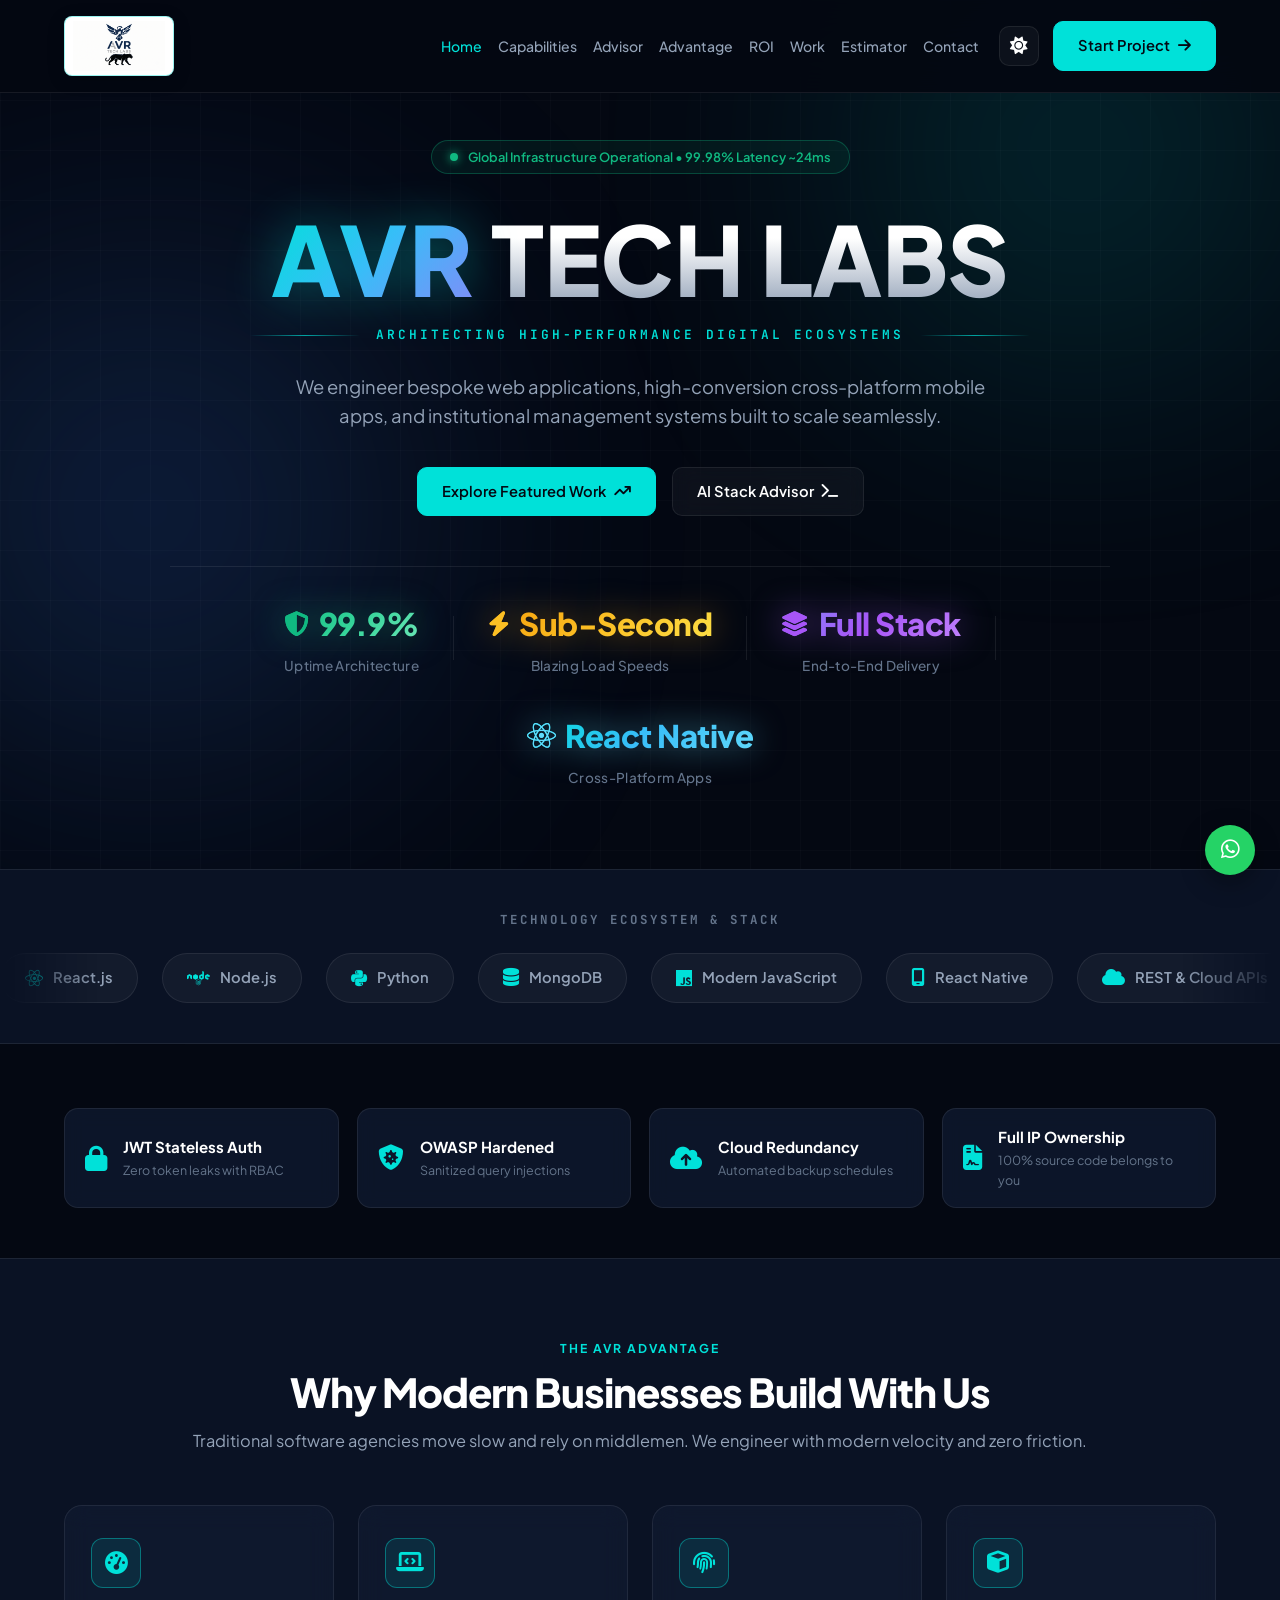
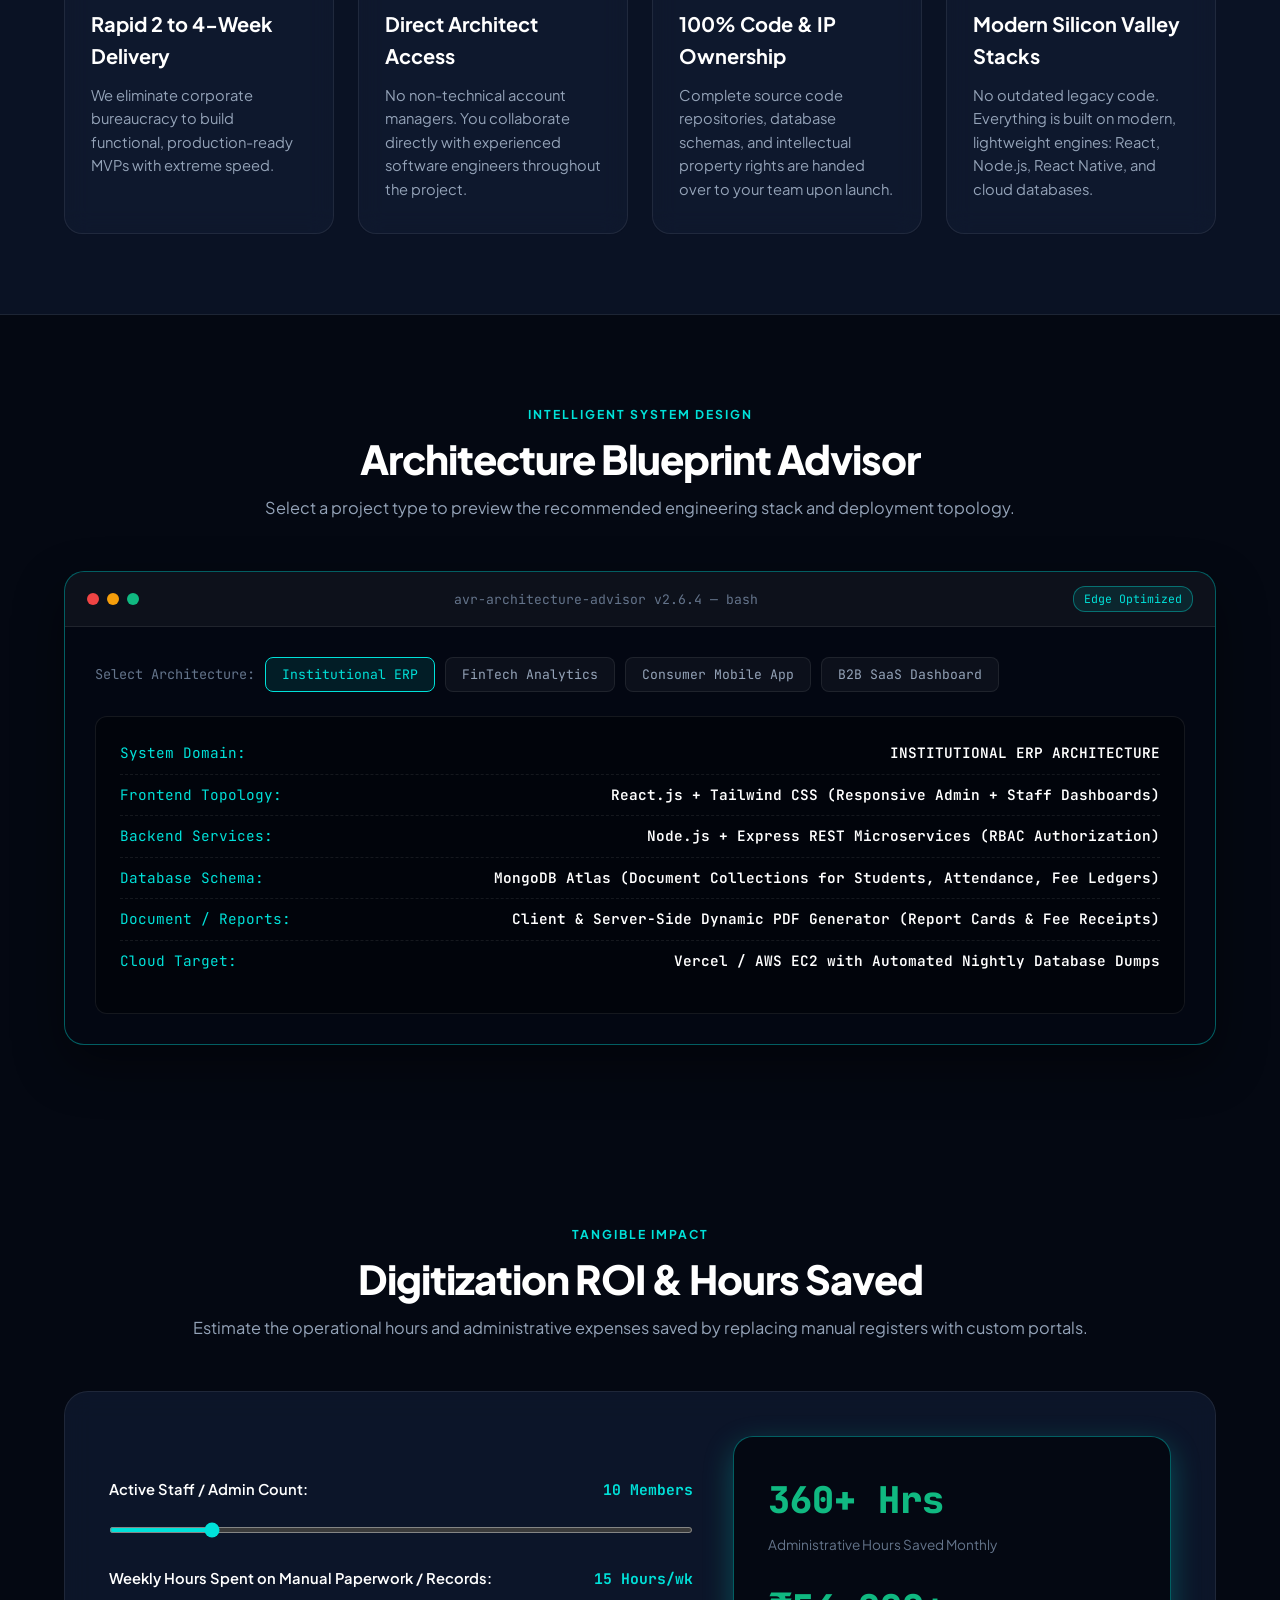
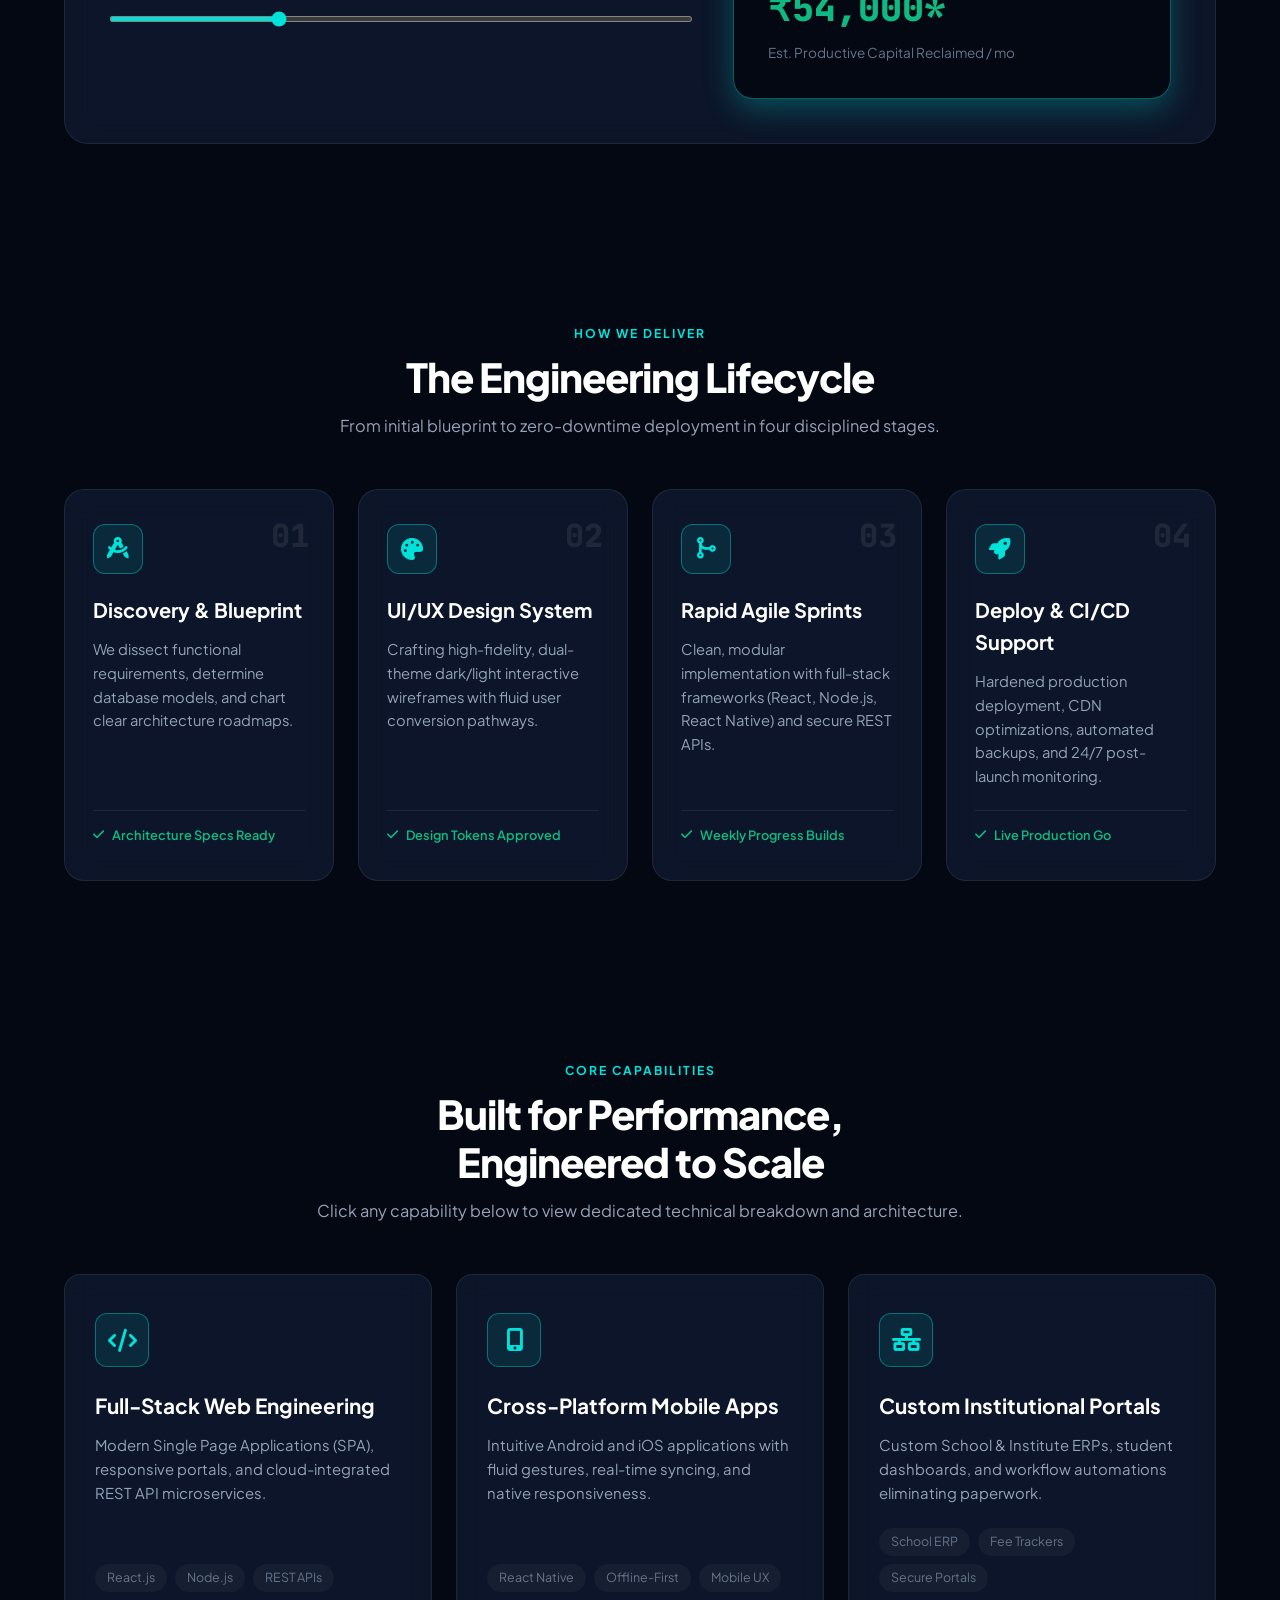
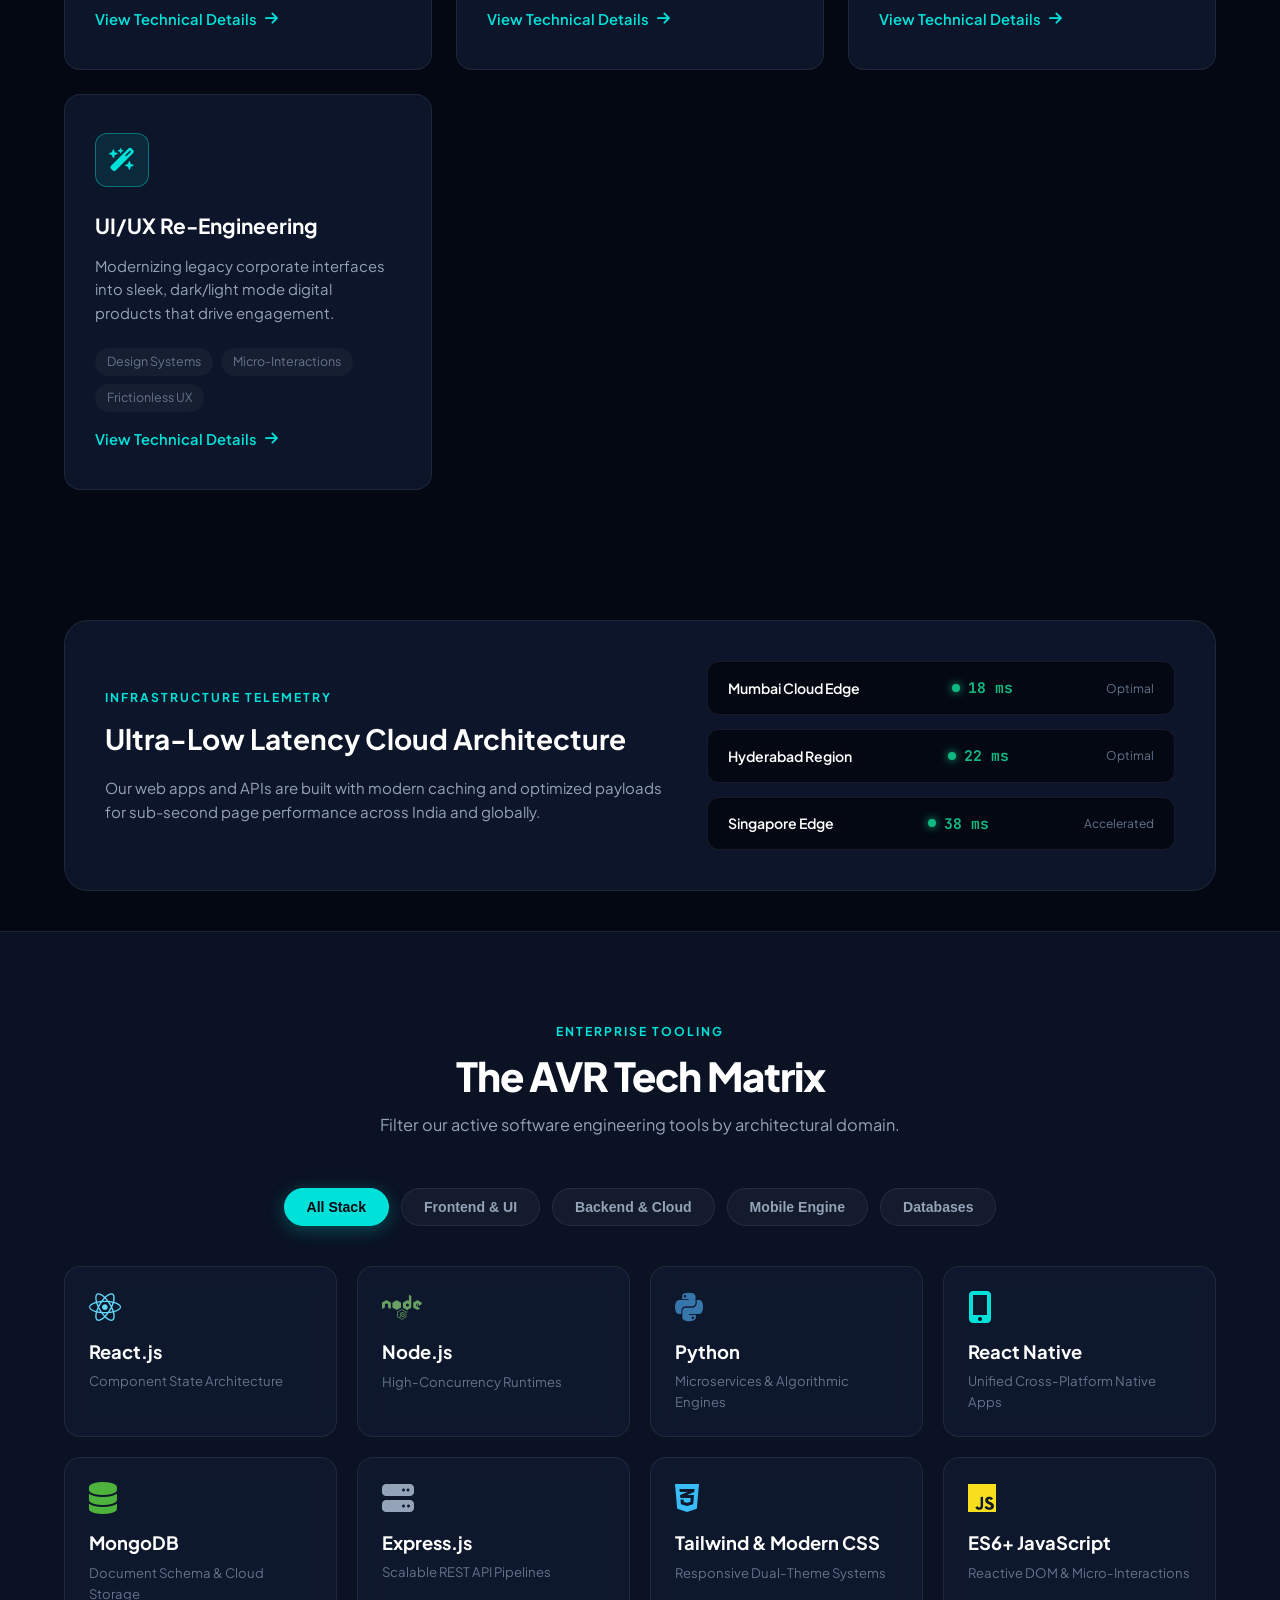
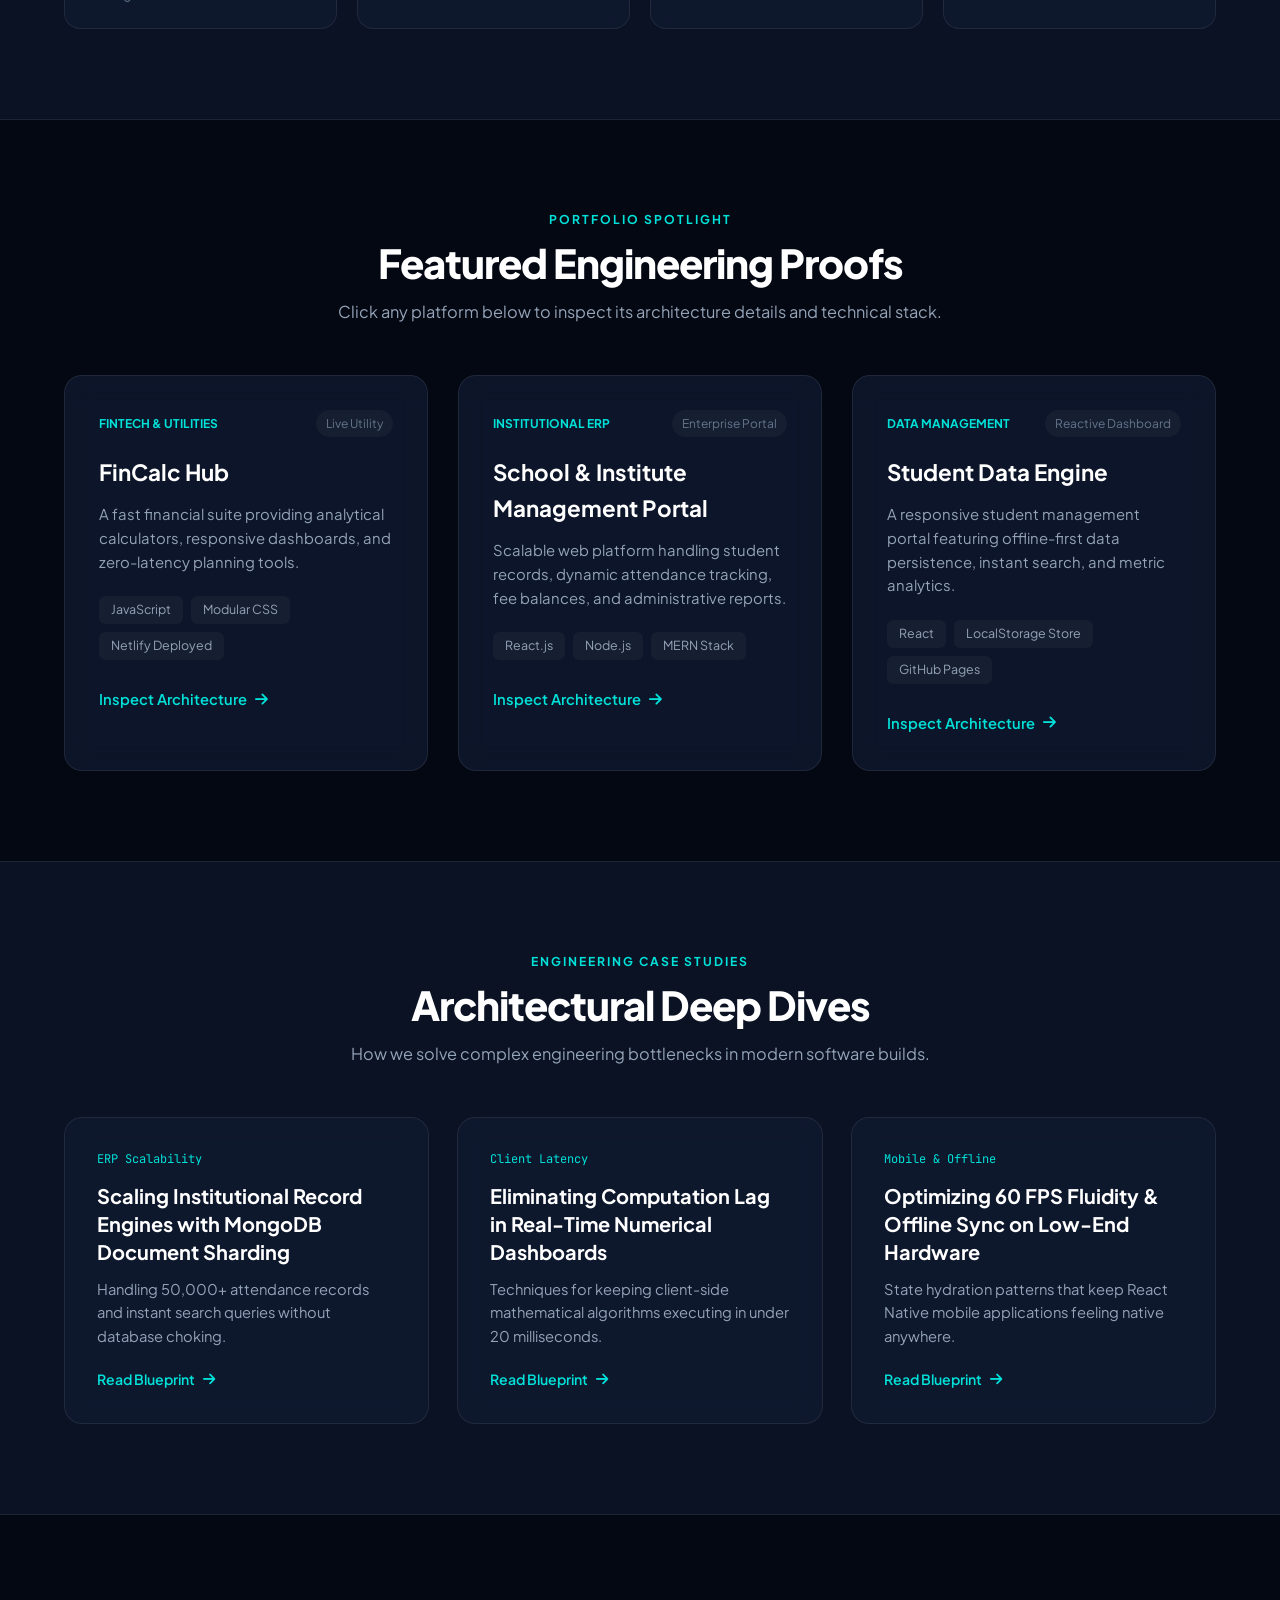
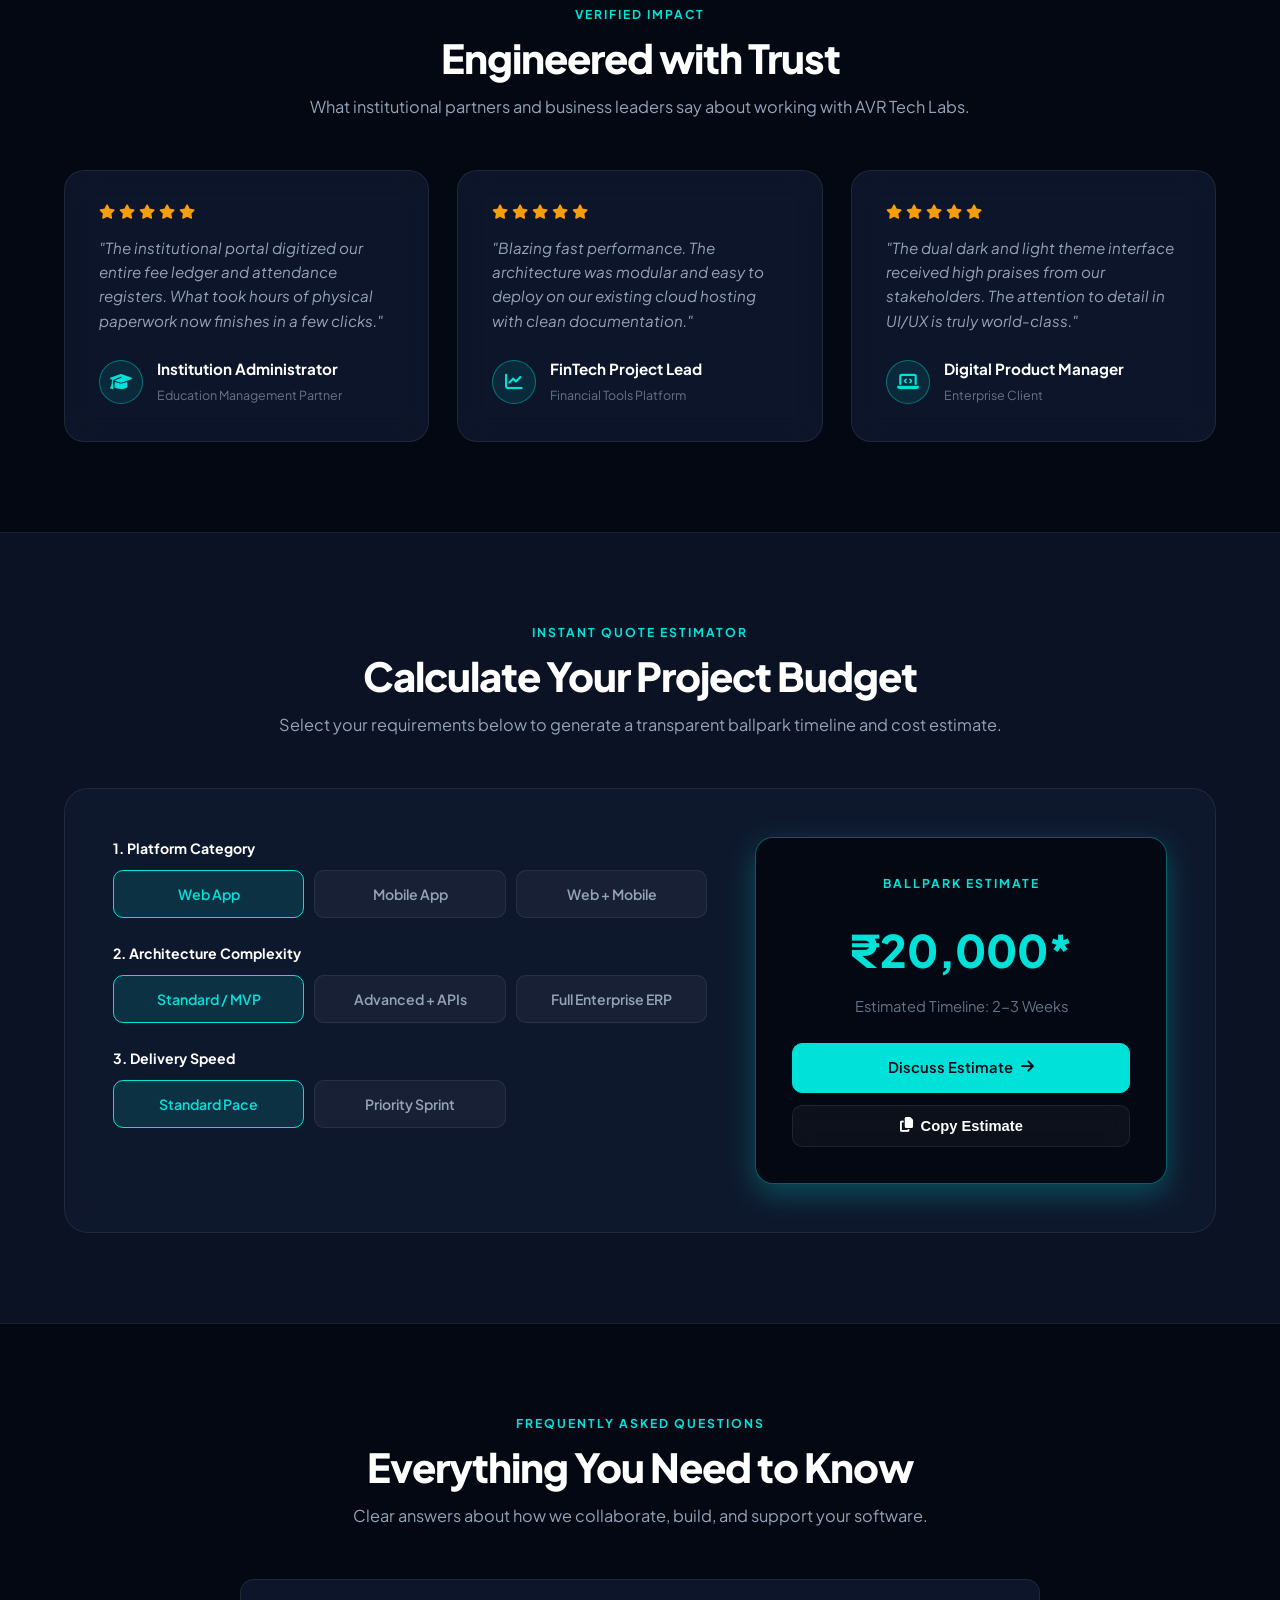
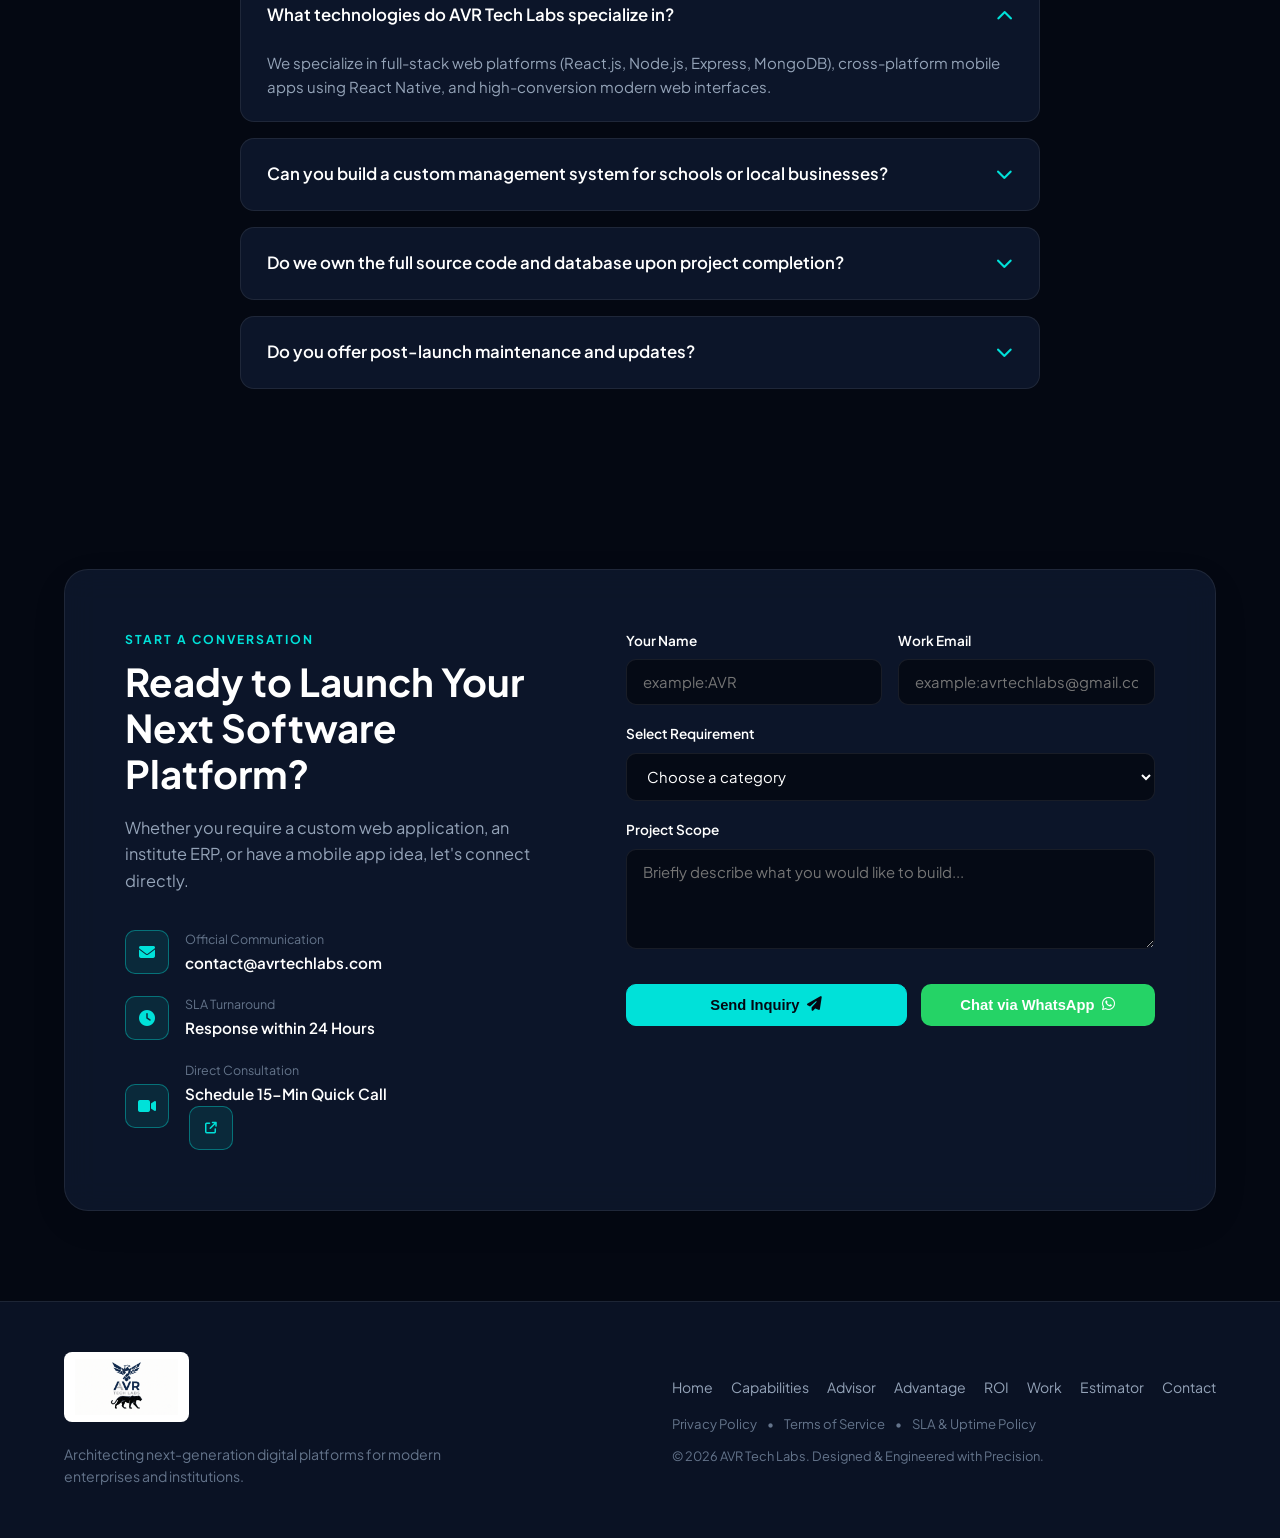
<file: index.html>
<!DOCTYPE html>
<html lang="en">
<head>
  <meta charset="UTF-8" />
  <meta name="viewport" content="width=device-width, initial-scale=1.0" />
  <title>AVR Tech Labs | Scalable Software Architecture & Digital Engineering</title>

  <!-- Typography & Icons -->
  <link rel="preconnect" href="https://fonts.googleapis.com">
  <link rel="preconnect" href="https://fonts.gstatic.com" crossorigin>
  <link href="https://fonts.googleapis.com/css2?family=Plus+Jakarta+Sans:wght@300;400;500;600;700;800;900&family=JetBrains+Mono:wght@400;500;600&display=swap" rel="stylesheet">
  <link rel="stylesheet" href="https://cdnjs.cloudflare.com/ajax/libs/font-awesome/6.5.1/css/all.min.css" />

  <link rel="stylesheet" href="style.css" />
</head>
<body class="dark-theme">

  <!-- Ambient Glows & Cyber Background -->
  <div class="ambient-glow orb-1"></div>
  <div class="ambient-glow orb-2"></div>
  <div class="cyber-grid-overlay"></div>

  <!-- Ultra Sleek Top Floating Navbar -->
  <header class="navbar" id="navbar">
    <div class="nav-container">
      <a href="#hero" class="brand-logo" aria-label="AVR Tech Labs Home">
        <img src="avr-logo.png" alt="AVR Tech Labs Logo" class="nav-logo" />
      </a>

      <nav class="nav-menu" id="nav-menu">
        <ul class="nav-links">
          <li><a href="#hero" class="nav-link active">Home</a></li>
          <li><a href="services.html" class="nav-link">Capabilities</a></li>
          <li><a href="#advisor" class="nav-link">Advisor</a></li>
          <li><a href="#why-us" class="nav-link">Advantage</a></li>
          <li><a href="#roi" class="nav-link">ROI</a></li>
          <li><a href="#portfolio" class="nav-link">Work</a></li>
          <li><a href="#estimator" class="nav-link">Estimator</a></li>
          <li><a href="#contact" class="nav-link">Contact</a></li>
        </ul>

        <div class="nav-actions">
          <!-- Theme Toggle -->
          <button class="theme-toggle-btn" id="theme-toggle" aria-label="Toggle theme" title="Switch Theme">
            <i class="fa-solid fa-moon moon-icon"></i>
            <i class="fa-solid fa-sun sun-icon"></i>
          </button>

          <a href="#contact" class="btn btn-primary nav-cta">
            <span>Start Project</span>
            <i class="fa-solid fa-arrow-right"></i>
          </a>
        </div>
      </nav>

      <button class="mobile-toggle" id="mobile-toggle" aria-label="Toggle navigation">
        <i class="fa-solid fa-bars"></i>
      </button>
    </div>
  </header>

  <!-- Hero Section -->
  <section class="hero-section" id="hero">
    <div class="container hero-content">
      
      <!-- Live Server Health Widget -->
      <div class="system-status-badge">
        <span class="live-pulse"></span>
        <span class="status-txt">Global Infrastructure Operational &bull; 99.98% Latency ~24ms</span>
      </div>

      <!-- Monumental Brand Typography -->
      <div class="brand-hero-display">
        <h1 class="grand-brand-name">
          <span class="brand-acr">AVR</span>
          <span class="brand-slogan">TECH LABS</span>
        </h1>
        <div class="brand-tagline-glow">
          <span class="tech-accent-line"></span>
          <span class="tagline-text">ARCHITECTING HIGH-PERFORMANCE DIGITAL ECOSYSTEMS</span>
          <span class="tech-accent-line"></span>
        </div>
      </div>

      <p class="hero-subtitle">
        We engineer bespoke web applications, high-conversion cross-platform mobile apps, and institutional management systems built to scale seamlessly.
      </p>

      <div class="hero-actions">
        <a href="#portfolio" class="btn btn-primary btn-glow">
          <span>Explore Featured Work</span>
          <i class="fa-solid fa-arrow-trend-up"></i>
        </a>
        <a href="#advisor" class="btn btn-secondary glass-btn">
          <span>AI Stack Advisor</span>
          <i class="fa-solid fa-terminal"></i>
        </a>
      </div>

      <!-- Trust Metrics with Live Color Themes -->
      <div class="hero-metrics-strip">
        <div class="metric-card">
          <div class="metric-value metric-uptime">
            <i class="fa-solid fa-shield-halved metric-icon"></i>
            <span>99.9%</span>
          </div>
          <div class="metric-label">Uptime Architecture</div>
        </div>

        <div class="metric-divider"></div>

        <div class="metric-card">
          <div class="metric-value metric-speed">
            <i class="fa-solid fa-bolt metric-icon"></i>
            <span>Sub-Second</span>
          </div>
          <div class="metric-label">Blazing Load Speeds</div>
        </div>

        <div class="metric-divider"></div>

        <div class="metric-card">
          <div class="metric-value metric-fullstack">
            <i class="fa-solid fa-layer-group metric-icon"></i>
            <span>Full Stack</span>
          </div>
          <div class="metric-label">End-to-End Delivery</div>
        </div>

        <div class="metric-divider"></div>

        <div class="metric-card">
          <div class="metric-value metric-react-native">
            <i class="fa-brands fa-react react-icon-spin"></i>
            <span>React Native</span>
          </div>
          <div class="metric-label">Cross-Platform Apps</div>
        </div>
      </div>
    </div>
  </section>

  <!-- Full-Width Edge-to-Edge Continuous Tech Marquee Slider -->
  <section class="tech-marquee-section">
    <div class="marquee-tag">TECHNOLOGY ECOSYSTEM & STACK</div>
    <div class="marquee-container">
      <div class="marquee-track">
        <div class="tech-pill"><i class="fa-brands fa-react"></i> React.js</div>
        <div class="tech-pill"><i class="fa-brands fa-node"></i> Node.js</div>
        <div class="tech-pill"><i class="fa-brands fa-python"></i> Python</div>
        <div class="tech-pill"><i class="fa-solid fa-database"></i> MongoDB</div>
        <div class="tech-pill"><i class="fa-brands fa-js"></i> Modern JavaScript</div>
        <div class="tech-pill"><i class="fa-solid fa-mobile-screen"></i> React Native</div>
        <div class="tech-pill"><i class="fa-solid fa-cloud"></i> REST & Cloud APIs</div>
        <div class="tech-pill"><i class="fa-brands fa-html5"></i> HTML5 / CSS3 Grid</div>
        <!-- Infinite Loop -->
        <div class="tech-pill"><i class="fa-brands fa-react"></i> React.js</div>
        <div class="tech-pill"><i class="fa-brands fa-node"></i> Node.js</div>
        <div class="tech-pill"><i class="fa-brands fa-python"></i> Python</div>
        <div class="tech-pill"><i class="fa-solid fa-database"></i> MongoDB</div>
        <div class="tech-pill"><i class="fa-brands fa-js"></i> Modern JavaScript</div>
        <div class="tech-pill"><i class="fa-solid fa-mobile-screen"></i> React Native</div>
        <div class="tech-pill"><i class="fa-solid fa-cloud"></i> REST & Cloud APIs</div>
        <div class="tech-pill"><i class="fa-brands fa-html5"></i> HTML5 / CSS3 Grid</div>
      </div>
    </div>
  </section>

  <!-- STARTUP FEATURE 1: SECURITY & COMPLIANCE BADGES STRIP -->
  <section class="security-badges-section">
    <div class="container security-grid">
      <div class="sec-badge-item">
        <i class="fa-solid fa-lock"></i>
        <div>
          <h4>JWT Stateless Auth</h4>
          <p>Zero token leaks with RBAC</p>
        </div>
      </div>
      <div class="sec-badge-item">
        <i class="fa-solid fa-shield-virus"></i>
        <div>
          <h4>OWASP Hardened</h4>
          <p>Sanitized query injections</p>
        </div>
      </div>
      <div class="sec-badge-item">
        <i class="fa-solid fa-cloud-arrow-up"></i>
        <div>
          <h4>Cloud Redundancy</h4>
          <p>Automated backup schedules</p>
        </div>
      </div>
      <div class="sec-badge-item">
        <i class="fa-solid fa-file-contract"></i>
        <div>
          <h4>Full IP Ownership</h4>
          <p>100% source code belongs to you</p>
        </div>
      </div>
    </div>
  </section>

  <!-- STARTUP FEATURE 2: WHY CHOOSE AVR TECH LABS -->
  <section class="why-us-section" id="why-us">
    <div class="container">
      <div class="section-badge" style="text-align: center;">THE AVR ADVANTAGE</div>
      <div class="section-heading-wrapper" style="text-align: center;">
        <h2 class="section-title">Why Modern Businesses Build With Us</h2>
        <p class="section-desc">Traditional software agencies move slow and rely on middlemen. We engineer with modern velocity and zero friction.</p>
      </div>

      <div class="why-us-grid">
        <div class="why-card">
          <div class="why-icon"><i class="fa-solid fa-gauge-high"></i></div>
          <h3>Rapid 2 to 4-Week Delivery</h3>
          <p>We eliminate corporate bureaucracy to build functional, production-ready MVPs with extreme speed.</p>
        </div>
        <div class="why-card">
          <div class="why-icon"><i class="fa-solid fa-laptop-code"></i></div>
          <h3>Direct Architect Access</h3>
          <p>No non-technical account managers. You collaborate directly with experienced software engineers throughout the project.</p>
        </div>
        <div class="why-card">
          <div class="why-icon"><i class="fa-solid fa-fingerprint"></i></div>
          <h3>100% Code & IP Ownership</h3>
          <p>Complete source code repositories, database schemas, and intellectual property rights are handed over to your team upon launch.</p>
        </div>
        <div class="why-card">
          <div class="why-icon"><i class="fa-solid fa-cube"></i></div>
          <h3>Modern Silicon Valley Stacks</h3>
          <p>No outdated legacy code. Everything is built on modern, lightweight engines: React, Node.js, React Native, and cloud databases.</p>
        </div>
      </div>
    </div>
  </section>

  <!-- ARCHITECTURE ADVISOR (TERMINAL) -->
  <section class="advisor-section" id="advisor">
    <div class="container">
      <div class="section-badge" style="text-align: center;">INTELLIGENT SYSTEM DESIGN</div>
      <div class="section-heading-wrapper" style="text-align: center;">
        <h2 class="section-title">Architecture Blueprint Advisor</h2>
        <p class="section-desc">Select a project type to preview the recommended engineering stack and deployment topology.</p>
      </div>

      <div class="advisor-terminal-card">
        <div class="terminal-header">
          <div class="terminal-dots">
            <span class="dot dot-red"></span>
            <span class="dot dot-yellow"></span>
            <span class="dot dot-green"></span>
          </div>
          <div class="terminal-title">avr-architecture-advisor v2.6.4 — bash</div>
          <div class="terminal-chip">Edge Optimized</div>
        </div>

        <div class="terminal-body">
          <div class="preset-triggers">
            <span>Select Architecture:</span>
            <button class="terminal-btn active" onclick="loadAdvisorSpec('school')">Institutional ERP</button>
            <button class="terminal-btn" onclick="loadAdvisorSpec('fintech')">FinTech Analytics</button>
            <button class="terminal-btn" onclick="loadAdvisorSpec('mobileapp')">Consumer Mobile App</button>
            <button class="terminal-btn" onclick="loadAdvisorSpec('saas')">B2B SaaS Dashboard</button>
          </div>

          <div class="terminal-output" id="terminalOutput"></div>
        </div>
      </div>
    </div>
  </section>

  <!-- STARTUP FEATURE 3: LIVE DIGITIZATION ROI CALCULATOR -->
  <section class="roi-section" id="roi">
    <div class="container">
      <div class="section-badge" style="text-align: center;">TANGIBLE IMPACT</div>
      <div class="section-heading-wrapper" style="text-align: center;">
        <h2 class="section-title">Digitization ROI & Hours Saved</h2>
        <p class="section-desc">Estimate the operational hours and administrative expenses saved by replacing manual registers with custom portals.</p>
      </div>

      <div class="roi-box">
        <div class="roi-controls">
          <div class="roi-slider-group">
            <div class="roi-label-row">
              <label for="staffRange">Active Staff / Admin Count:</label>
              <span id="staffVal" class="roi-slider-val">10 Members</span>
            </div>
            <input type="range" id="staffRange" min="2" max="50" value="10" class="roi-slider" />
          </div>

          <div class="roi-slider-group">
            <div class="roi-label-row">
              <label for="hoursRange">Weekly Hours Spent on Manual Paperwork / Records:</label>
              <span id="hoursVal" class="roi-slider-val">15 Hours/wk</span>
            </div>
            <input type="range" id="hoursRange" min="5" max="40" value="15" class="roi-slider" />
          </div>
        </div>

        <div class="roi-results">
          <div class="roi-metric">
            <div class="roi-metric-num" id="hoursSavedMonthly">360+ Hrs</div>
            <div class="roi-metric-desc">Administrative Hours Saved Monthly</div>
          </div>
          <div class="roi-metric">
            <div class="roi-metric-num" id="costSavedMonthly">₹54,000*</div>
            <div class="roi-metric-desc">Est. Productive Capital Reclaimed / mo</div>
          </div>
        </div>
      </div>
    </div>
  </section>

  <!-- 4-STEP PROCESS ROADMAP -->
  <section class="process-section" id="process">
    <div class="container">
      <div class="section-badge" style="text-align: center;">HOW WE DELIVER</div>
      <div class="section-heading-wrapper" style="text-align: center;">
        <h2 class="section-title">The Engineering Lifecycle</h2>
        <p class="section-desc">From initial blueprint to zero-downtime deployment in four disciplined stages.</p>
      </div>

      <div class="process-grid">
        <div class="process-card">
          <div class="step-num">01</div>
          <div class="step-icon"><i class="fa-solid fa-compass-drafting"></i></div>
          <h3>Discovery & Blueprint</h3>
          <p>We dissect functional requirements, determine database models, and chart clear architecture roadmaps.</p>
          <div class="step-milestone"><i class="fa-solid fa-check"></i> Architecture Specs Ready</div>
        </div>

        <div class="process-card">
          <div class="step-num">02</div>
          <div class="step-icon"><i class="fa-solid fa-palette"></i></div>
          <h3>UI/UX Design System</h3>
          <p>Crafting high-fidelity, dual-theme dark/light interactive wireframes with fluid user conversion pathways.</p>
          <div class="step-milestone"><i class="fa-solid fa-check"></i> Design Tokens Approved</div>
        </div>

        <div class="process-card">
          <div class="step-num">03</div>
          <div class="step-icon"><i class="fa-solid fa-code-merge"></i></div>
          <h3>Rapid Agile Sprints</h3>
          <p>Clean, modular implementation with full-stack frameworks (React, Node.js, React Native) and secure REST APIs.</p>
          <div class="step-milestone"><i class="fa-solid fa-check"></i> Weekly Progress Builds</div>
        </div>

        <div class="process-card">
          <div class="step-num">04</div>
          <div class="step-icon"><i class="fa-solid fa-rocket"></i></div>
          <h3>Deploy & CI/CD Support</h3>
          <p>Hardened production deployment, CDN optimizations, automated backups, and 24/7 post-launch monitoring.</p>
          <div class="step-milestone"><i class="fa-solid fa-check"></i> Live Production Go</div>
        </div>
      </div>
    </div>
  </section>

  <!-- Capabilities Section -->
  <section class="services-section" id="services">
    <div class="container">
      <div class="section-badge" style="text-align: center;">CORE CAPABILITIES</div>
      <div class="section-heading-wrapper" style="text-align: center;">
        <h2 class="section-title">Built for Performance, <br />Engineered to Scale</h2>
        <p class="section-desc">Click any capability below to view dedicated technical breakdown and architecture.</p>
      </div>

      <div class="services-grid">
        <a href="services.html#web" style="text-decoration: none; color: inherit;">
          <div class="service-box">
            <div class="box-icon"><i class="fa-solid fa-code"></i></div>
            <h3>Full-Stack Web Engineering</h3>
            <p>Modern Single Page Applications (SPA), responsive portals, and cloud-integrated REST API microservices.</p>
            <div class="pill-list">
              <span>React.js</span>
              <span>Node.js</span>
              <span>REST APIs</span>
            </div>
            <div class="view-live-btn">
              <span>View Technical Details</span>
              <i class="fa-solid fa-arrow-right"></i>
            </div>
          </div>
        </a>

        <a href="services.html#mobile" style="text-decoration: none; color: inherit;">
          <div class="service-box">
            <div class="box-icon"><i class="fa-solid fa-mobile-screen-button"></i></div>
            <h3>Cross-Platform Mobile Apps</h3>
            <p>Intuitive Android and iOS applications with fluid gestures, real-time syncing, and native responsiveness.</p>
            <div class="pill-list">
              <span>React Native</span>
              <span>Offline-First</span>
              <span>Mobile UX</span>
            </div>
            <div class="view-live-btn">
              <span>View Technical Details</span>
              <i class="fa-solid fa-arrow-right"></i>
            </div>
          </div>
        </a>

        <a href="services.html#erp" style="text-decoration: none; color: inherit;">
          <div class="service-box">
            <div class="box-icon"><i class="fa-solid fa-network-wired"></i></div>
            <h3>Custom Institutional Portals</h3>
            <p>Custom School & Institute ERPs, student dashboards, and workflow automations eliminating paperwork.</p>
            <div class="pill-list">
              <span>School ERP</span>
              <span>Fee Trackers</span>
              <span>Secure Portals</span>
            </div>
            <div class="view-live-btn">
              <span>View Technical Details</span>
              <i class="fa-solid fa-arrow-right"></i>
            </div>
          </div>
        </a>

        <a href="services.html#uiux" style="text-decoration: none; color: inherit;">
          <div class="service-box">
            <div class="box-icon"><i class="fa-solid fa-wand-magic-sparkles"></i></div>
            <h3>UI/UX Re-Engineering</h3>
            <p>Modernizing legacy corporate interfaces into sleek, dark/light mode digital products that drive engagement.</p>
            <div class="pill-list">
              <span>Design Systems</span>
              <span>Micro-Interactions</span>
              <span>Frictionless UX</span>
            </div>
            <div class="view-live-btn">
              <span>View Technical Details</span>
              <i class="fa-solid fa-arrow-right"></i>
            </div>
          </div>
        </a>
      </div>
    </div>
  </section>

  <!-- CLOUD EDGE LATENCY MONITOR -->
  <section class="latency-section">
    <div class="container">
      <div class="latency-box">
        <div class="latency-left">
          <div class="section-badge">INFRASTRUCTURE TELEMETRY</div>
          <h3>Ultra-Low Latency Cloud Architecture</h3>
          <p>Our web apps and APIs are built with modern caching and optimized payloads for sub-second page performance across India and globally.</p>
        </div>
        <div class="latency-grid">
          <div class="latency-card">
            <span class="node-name">Mumbai Cloud Edge</span>
            <div class="node-ping"><span class="ping-dot"></span> 18 ms</div>
            <span class="node-status">Optimal</span>
          </div>
          <div class="latency-card">
            <span class="node-name">Hyderabad Region</span>
            <div class="node-ping"><span class="ping-dot"></span> 22 ms</div>
            <span class="node-status">Optimal</span>
          </div>
          <div class="latency-card">
            <span class="node-name">Singapore Edge</span>
            <div class="node-ping"><span class="ping-dot"></span> 38 ms</div>
            <span class="node-status">Accelerated</span>
          </div>
        </div>
      </div>
    </div>
  </section>

  <!-- FILTERABLE TECH STACK MATRIX -->
  <section class="tech-matrix-section" id="tech-matrix">
    <div class="container">
      <div class="section-badge" style="text-align: center;">ENTERPRISE TOOLING</div>
      <div class="section-heading-wrapper" style="text-align: center;">
        <h2 class="section-title">The AVR Tech Matrix</h2>
        <p class="section-desc">Filter our active software engineering tools by architectural domain.</p>
      </div>

      <div class="matrix-filter-bar">
        <button class="matrix-filter-btn active" data-filter="all">All Stack</button>
        <button class="matrix-filter-btn" data-filter="frontend">Frontend & UI</button>
        <button class="matrix-filter-btn" data-filter="backend">Backend & Cloud</button>
        <button class="matrix-filter-btn" data-filter="mobile">Mobile Engine</button>
        <button class="matrix-filter-btn" data-filter="database">Databases</button>
      </div>

      <div class="matrix-grid" id="matrixGrid">
        <div class="matrix-item" data-category="frontend">
          <i class="fa-brands fa-react matrix-icon" style="color: #61DAFB;"></i>
          <h4>React.js</h4>
          <span>Component State Architecture</span>
        </div>
        <div class="matrix-item" data-category="backend">
          <i class="fa-brands fa-node matrix-icon" style="color: #68A063;"></i>
          <h4>Node.js</h4>
          <span>High-Concurrency Runtimes</span>
        </div>
        <div class="matrix-item" data-category="backend">
          <i class="fa-brands fa-python matrix-icon" style="color: #3776AB;"></i>
          <h4>Python</h4>
          <span>Microservices & Algorithmic Engines</span>
        </div>
        <div class="matrix-item" data-category="mobile">
          <i class="fa-solid fa-mobile-screen-button matrix-icon" style="color: #00E1D9;"></i>
          <h4>React Native</h4>
          <span>Unified Cross-Platform Native Apps</span>
        </div>
        <div class="matrix-item" data-category="database">
          <i class="fa-solid fa-database matrix-icon" style="color: #4DB33D;"></i>
          <h4>MongoDB</h4>
          <span>Document Schema & Cloud Storage</span>
        </div>
        <div class="matrix-item" data-category="backend">
          <i class="fa-solid fa-server matrix-icon" style="color: #94A3B8;"></i>
          <h4>Express.js</h4>
          <span>Scalable REST API Pipelines</span>
        </div>
        <div class="matrix-item" data-category="frontend">
          <i class="fa-brands fa-css3-alt matrix-icon" style="color: #38BDF8;"></i>
          <h4>Tailwind & Modern CSS</h4>
          <span>Responsive Dual-Theme Systems</span>
        </div>
        <div class="matrix-item" data-category="frontend">
          <i class="fa-brands fa-js matrix-icon" style="color: #F7DF1E;"></i>
          <h4>ES6+ JavaScript</h4>
          <span>Reactive DOM & Micro-Interactions</span>
        </div>
      </div>
    </div>
  </section>

  <!-- Portfolio Section -->
  <section class="portfolio-section" id="portfolio">
    <div class="container">
      <div class="section-badge" style="text-align: center;">PORTFOLIO SPOTLIGHT</div>
      <div class="section-heading-wrapper" style="text-align: center;">
        <h2 class="section-title">Featured Engineering Proofs</h2>
        <p class="section-desc">Click any platform below to inspect its architecture details and technical stack.</p>
      </div>

      <div class="portfolio-grid">
        <div class="project-showcase-card" onclick="openProjectModal('fincalc')">
          <div class="card-meta">
            <span class="category-badge">FinTech & Utilities</span>
            <span class="version-tag">Live Utility</span>
          </div>
          <h3>FinCalc Hub</h3>
          <p>A fast financial suite providing analytical calculators, responsive dashboards, and zero-latency planning tools.</p>
          <div class="project-stack">
            <span>JavaScript</span>
            <span>Modular CSS</span>
            <span>Netlify Deployed</span>
          </div>
          <div class="view-live-btn">
            <span>Inspect Architecture</span>
            <i class="fa-solid fa-arrow-right"></i>
          </div>
        </div>

        <div class="project-showcase-card" onclick="openProjectModal('erp')">
          <div class="card-meta">
            <span class="category-badge">Institutional ERP</span>
            <span class="version-tag">Enterprise Portal</span>
          </div>
          <h3>School & Institute Management Portal</h3>
          <p>Scalable web platform handling student records, dynamic attendance tracking, fee balances, and administrative reports.</p>
          <div class="project-stack">
            <span>React.js</span>
            <span>Node.js</span>
            <span>MERN Stack</span>
          </div>
          <div class="view-live-btn">
            <span>Inspect Architecture</span>
            <i class="fa-solid fa-arrow-right"></i>
          </div>
        </div>

        <div class="project-showcase-card" onclick="openProjectModal('studentdb')">
          <div class="card-meta">
            <span class="category-badge">Data Management</span>
            <span class="version-tag">Reactive Dashboard</span>
          </div>
          <h3>Student Data Engine</h3>
          <p>A responsive student management portal featuring offline-first data persistence, instant search, and metric analytics.</p>
          <div class="project-stack">
            <span>React</span>
            <span>LocalStorage Store</span>
            <span>GitHub Pages</span>
          </div>
          <div class="view-live-btn">
            <span>Inspect Architecture</span>
            <i class="fa-solid fa-arrow-right"></i>
          </div>
        </div>
      </div>
    </div>
  </section>

  <!-- STARTUP FEATURE 4: TECHNICAL CASE STUDIES & INSIGHTS -->
  <section class="insights-section">
    <div class="container">
      <div class="section-badge" style="text-align: center;">ENGINEERING CASE STUDIES</div>
      <div class="section-heading-wrapper" style="text-align: center;">
        <h2 class="section-title">Architectural Deep Dives</h2>
        <p class="section-desc">How we solve complex engineering bottlenecks in modern software builds.</p>
      </div>

      <div class="insights-grid">
        <div class="insight-card" onclick="openProjectModal('erp')">
          <div class="insight-tag">ERP Scalability</div>
          <h3>Scaling Institutional Record Engines with MongoDB Document Sharding</h3>
          <p>Handling 50,000+ attendance records and instant search queries without database choking.</p>
          <span class="insight-link">Read Blueprint <i class="fa-solid fa-arrow-right"></i></span>
        </div>

        <div class="insight-card" onclick="openProjectModal('fincalc')">
          <div class="insight-tag">Client Latency</div>
          <h3>Eliminating Computation Lag in Real-Time Numerical Dashboards</h3>
          <p>Techniques for keeping client-side mathematical algorithms executing in under 20 milliseconds.</p>
          <span class="insight-link">Read Blueprint <i class="fa-solid fa-arrow-right"></i></span>
        </div>

        <div class="insight-card" onclick="openProjectModal('studentdb')">
          <div class="insight-tag">Mobile & Offline</div>
          <h3>Optimizing 60 FPS Fluidity & Offline Sync on Low-End Hardware</h3>
          <p>State hydration patterns that keep React Native mobile applications feeling native anywhere.</p>
          <span class="insight-link">Read Blueprint <i class="fa-solid fa-arrow-right"></i></span>
        </div>
      </div>
    </div>
  </section>

  <!-- CLIENT SOCIAL PROOF / TESTIMONIALS -->
  <section class="testimonials-section">
    <div class="container">
      <div class="section-badge" style="text-align: center;">VERIFIED IMPACT</div>
      <div class="section-heading-wrapper" style="text-align: center;">
        <h2 class="section-title">Engineered with Trust</h2>
        <p class="section-desc">What institutional partners and business leaders say about working with AVR Tech Labs.</p>
      </div>

      <div class="testimonials-grid">
        <div class="testimonial-card">
          <div class="testimonial-stars">
            <i class="fa-solid fa-star"></i><i class="fa-solid fa-star"></i><i class="fa-solid fa-star"></i><i class="fa-solid fa-star"></i><i class="fa-solid fa-star"></i>
          </div>
          <p class="testimonial-quote">
            "The institutional portal digitized our entire fee ledger and attendance registers. What took hours of physical paperwork now finishes in a few clicks."
          </p>
          <div class="testimonial-author">
            <div class="author-avatar"><i class="fa-solid fa-graduation-cap"></i></div>
            <div>
              <h5>Institution Administrator</h5>
              <span>Education Management Partner</span>
            </div>
          </div>
        </div>

        <div class="testimonial-card">
          <div class="testimonial-stars">
            <i class="fa-solid fa-star"></i><i class="fa-solid fa-star"></i><i class="fa-solid fa-star"></i><i class="fa-solid fa-star"></i><i class="fa-solid fa-star"></i>
          </div>
          <p class="testimonial-quote">
            "Blazing fast performance. The architecture was modular and easy to deploy on our existing cloud hosting with clean documentation."
          </p>
          <div class="testimonial-author">
            <div class="author-avatar"><i class="fa-solid fa-chart-line"></i></div>
            <div>
              <h5>FinTech Project Lead</h5>
              <span>Financial Tools Platform</span>
            </div>
          </div>
        </div>

        <div class="testimonial-card">
          <div class="testimonial-stars">
            <i class="fa-solid fa-star"></i><i class="fa-solid fa-star"></i><i class="fa-solid fa-star"></i><i class="fa-solid fa-star"></i><i class="fa-solid fa-star"></i>
          </div>
          <p class="testimonial-quote">
            "The dual dark and light theme interface received high praises from our stakeholders. The attention to detail in UI/UX is truly world-class."
          </p>
          <div class="testimonial-author">
            <div class="author-avatar"><i class="fa-solid fa-laptop-code"></i></div>
            <div>
              <h5>Digital Product Manager</h5>
              <span>Enterprise Client</span>
            </div>
          </div>
        </div>
      </div>
    </div>
  </section>

  <!-- Interactive Project Cost Estimator with WhatsApp/Copy Export -->
  <section class="estimator-section" id="estimator">
    <div class="container">
      <div class="section-badge" style="text-align: center;">INSTANT QUOTE ESTIMATOR</div>
      <div class="section-heading-wrapper" style="text-align: center;">
        <h2 class="section-title">Calculate Your Project Budget</h2>
        <p class="section-desc">Select your requirements below to generate a transparent ballpark timeline and cost estimate.</p>
      </div>

      <div class="estimator-box">
        <div class="estimator-options">
          <div class="calc-group">
            <label>1. Platform Category</label>
            <div class="calc-btn-group" id="platform-group">
              <div class="calc-choice active" data-val="web" data-cost="20000" data-time="2-3 Weeks">Web App</div>
              <div class="calc-choice" data-val="mobile" data-cost="35000" data-time="3-4 Weeks">Mobile App</div>
              <div class="calc-choice" data-val="full" data-cost="50000" data-time="4-6 Weeks">Web + Mobile</div>
            </div>
          </div>

          <div class="calc-group">
            <label>2. Architecture Complexity</label>
            <div class="calc-btn-group" id="complexity-group">
              <div class="calc-choice active" data-val="standard" data-mult="1.0">Standard / MVP</div>
              <div class="calc-choice" data-val="advanced" data-mult="1.4">Advanced + APIs</div>
              <div class="calc-choice" data-val="enterprise" data-mult="1.8">Full Enterprise ERP</div>
            </div>
          </div>

          <div class="calc-group">
            <label>3. Delivery Speed</label>
            <div class="calc-btn-group" id="speed-group">
              <div class="calc-choice active" data-val="standard" data-speed="1.0">Standard Pace</div>
              <div class="calc-choice" data-val="priority" data-speed="1.25">Priority Sprint</div>
            </div>
          </div>
        </div>

        <div class="estimator-result-card">
          <span class="section-badge">BALLPARK ESTIMATE</span>
          <div class="result-amount" id="estimated-cost">₹20,000*</div>
          <div class="result-timeline" id="estimated-timeline">Estimated Timeline: 2-3 Weeks</div>
          
          <div class="estimator-actions-row">
            <a href="#contact" class="btn btn-primary" onclick="injectEstimateToContact()">
              <span>Discuss Estimate</span>
              <i class="fa-solid fa-arrow-right"></i>
            </a>
            <button class="btn btn-secondary glass-btn" onclick="exportEstimateSummary()" title="Copy estimate summary to clipboard">
              <i class="fa-solid fa-copy"></i>
              <span id="copyEstimateBtnText">Copy Estimate</span>
            </button>
          </div>
        </div>
      </div>
    </div>
  </section>

  <!-- FAQ Section -->
  <section class="faq-section" id="faq">
    <div class="container">
      <div class="section-badge" style="text-align:center;">FREQUENTLY ASKED QUESTIONS</div>
      <div class="section-heading-wrapper" style="text-align:center;">
        <h2 class="section-title">Everything You Need to Know</h2>
        <p class="section-desc">Clear answers about how we collaborate, build, and support your software.</p>
      </div>

      <div class="faq-wrapper">
        <div class="faq-item open">
          <div class="faq-question">
            <span>What technologies do AVR Tech Labs specialize in?</span>
            <i class="fa-solid fa-chevron-down"></i>
          </div>
          <div class="faq-answer">
            We specialize in full-stack web platforms (React.js, Node.js, Express, MongoDB), cross-platform mobile apps using React Native, and high-conversion modern web interfaces.
          </div>
        </div>

        <div class="faq-item">
          <div class="faq-question">
            <span>Can you build a custom management system for schools or local businesses?</span>
            <i class="fa-solid fa-chevron-down"></i>
          </div>
          <div class="faq-answer">
            Yes! We build tailored ERP solutions, student management portals, dynamic fee systems, and automated record databases tailored exactly to institutional workflows.
          </div>
        </div>

        <div class="faq-item">
          <div class="faq-question">
            <span>Do we own the full source code and database upon project completion?</span>
            <i class="fa-solid fa-chevron-down"></i>
          </div>
          <div class="faq-answer">
            Yes, 100%. All GitHub repositories, database schemas, hosting credentials, and Intellectual Property (IP) rights belong solely to you upon project handover.
          </div>
        </div>

        <div class="faq-item">
          <div class="faq-question">
            <span>Do you offer post-launch maintenance and updates?</span>
            <i class="fa-solid fa-chevron-down"></i>
          </div>
          <div class="faq-answer">
            Every deployment includes dedicated support, security patching, uptime monitoring, and feature iteration sprints to keep your platform future-proof.
          </div>
        </div>
      </div>
    </div>
  </section>

  <!-- Contact Section -->
  <section class="contact-section" id="contact">
    <div class="container">
      <div class="contact-glass-wrapper">
        <div class="contact-left-col">
          <div class="section-badge">START A CONVERSATION</div>
          <h2>Ready to Launch Your Next Software Platform?</h2>
          <p>Whether you require a custom web application, an institute ERP, or have a mobile app idea, let's connect directly.</p>

          <div class="direct-reach-list">
            <a href="mailto:contact@avrtechlabs.com" class="reach-item">
              <i class="fa-solid fa-envelope"></i>
              <div>
                <span class="label">Official Communication</span>
                <span class="val">contact@avrtechlabs.com</span>
              </div>
            </a>
            <div class="reach-item">
              <i class="fa-solid fa-clock"></i>
              <div>
                <span class="label">SLA Turnaround</span>
                <span class="val">Response within 24 Hours</span>
              </div>
            </div>
            <div class="reach-item" onclick="openScheduleModal()" style="cursor: pointer;">
              <i class="fa-solid fa-video"></i>
              <div>
                <span class="label">Direct Consultation</span>
                <span class="val">Schedule 15-Min Quick Call <i class="fa-solid fa-arrow-up-right-from-square" style="font-size: 0.75rem; margin-left: 4px;"></i></span>
              </div>
            </div>
          </div>
        </div>

        <div class="contact-right-col">
          <form id="contact-form" class="modern-form">
            <div class="form-row">
              <div class="input-field">
                <label for="name">Your Name</label>
                <input type="text" id="name" placeholder="example:AVR" required />
              </div>
              <div class="input-field">
                <label for="email">Work Email</label>
                <input type="email" id="email" placeholder="example:avrtechlabs@gmail.com" required />
              </div>
            </div>

            <div class="input-field">
              <label for="service">Select Requirement</label>
              <select id="service" required>
                <option value="" disabled selected>Choose a category</option>
                <option value="Full-Stack Web App">Full-Stack Web App (React / Node.js)</option>
                <option value="Mobile App">Mobile Application (React Native)</option>
                <option value="Institutional ERP">Institution / School ERP Portal</option>
                <option value="UI/UX Redesign">UI/UX Modernization & Redesign</option>
              </select>
            </div>

            <div class="input-field">
              <label for="message">Project Scope</label>
              <textarea id="message" rows="4" placeholder="Briefly describe what you would like to build..." required></textarea>
            </div>

            <div class="form-btn-actions">
              <button type="submit" class="btn btn-primary">
                <span>Send Inquiry</span>
                <i class="fa-solid fa-paper-plane"></i>
              </button>
              <button type="button" class="btn btn-whatsapp" onclick="sendViaWhatsApp()">
                <span>Chat via WhatsApp</span>
                <i class="fa-brands fa-whatsapp"></i>
              </button>
            </div>
            <div id="form-feedback" class="feedback-msg"></div>
          </form>
        </div>
      </div>
    </div>
  </section>

  <!-- Modern Footer with Legal & Compliance Modals -->
  <footer class="footer">
    <div class="container footer-layout">
      <div class="footer-left">
        <img src="avr-logo.png" alt="AVR Tech Labs Logo" class="footer-logo" />
        <p>Architecting next-generation digital platforms for modern enterprises and institutions.</p>
      </div>

      <div class="footer-right">
        <ul class="footer-nav">
          <li><a href="#hero">Home</a></li>
          <li><a href="services.html">Capabilities</a></li>
          <li><a href="#advisor">Advisor</a></li>
          <li><a href="#why-us">Advantage</a></li>
          <li><a href="#roi">ROI</a></li>
          <li><a href="#portfolio">Work</a></li>
          <li><a href="#estimator">Estimator</a></li>
          <li><a href="#contact">Contact</a></li>
        </ul>
        <div class="footer-legal-row">
          <a href="javascript:void(0)" onclick="openLegalModal('privacy')">Privacy Policy</a>
          <span>&bull;</span>
          <a href="javascript:void(0)" onclick="openLegalModal('terms')">Terms of Service</a>
          <span>&bull;</span>
          <a href="javascript:void(0)" onclick="openLegalModal('sla')">SLA & Uptime Policy</a>
        </div>
        <p class="copyright">&copy; 2026 AVR Tech Labs. Designed & Engineered with Precision.</p>
      </div>
    </div>
  </footer>

  <!-- Floating Utilities (Bottom Right) -->
  <div class="floating-bar">
    <button class="float-btn scroll-top-btn" id="scrollTopBtn" aria-label="Scroll to top" onclick="scrollToTop()">
      <i class="fa-solid fa-arrow-up"></i>
    </button>
    <a href="https://wa.me/9030025364?text=Hello%20AVR%20Tech%20Labs,%20I%20have%20a%20project%20inquiry." target="_blank" rel="noopener noreferrer" class="float-btn float-whatsapp" aria-label="WhatsApp Support">
      <i class="fa-brands fa-whatsapp"></i>
    </a>
  </div>

  <!-- Project Architecture Modal Container -->
  <div class="modal-overlay" id="projectModal" onclick="closeModalOnOverlay(event, 'projectModal')">
    <div class="modal-card">
      <button class="modal-close-btn" onclick="closeProjectModal()">&times;</button>
      <span class="section-badge" id="modal-category">SYSTEM ARCHITECTURE</span>
      <h2 id="modal-title" style="margin: 10px 0;">Project Title</h2>
      <p id="modal-desc" style="color: var(--text-secondary); margin-bottom: 20px;">Project description...</p>
      <ul class="modal-specs-list" id="modal-specs"></ul>
      <a href="#contact" class="btn btn-primary" onclick="closeProjectModal()" style="width: 100%;">
        <span>Inquire About Similar Solution</span>
      </a>
    </div>
  </div>

  <!-- QUICK CONSULTATION CALL MODAL -->
  <div class="modal-overlay" id="scheduleModal" onclick="closeModalOnOverlay(event, 'scheduleModal')">
    <div class="modal-card">
      <button class="modal-close-btn" onclick="closeScheduleModal()">&times;</button>
      <span class="section-badge">QUICK ARCHITECTURE REVIEW</span>
      <h2 style="margin: 10px 0;">Schedule 15-Min Engineering Call</h2>
      <p style="color: var(--text-secondary); margin-bottom: 20px;">Direct session to assess tech feasibility, timeline estimations, and architecture blueprints for your software.</p>
      
      <div style="background: var(--pill-bg); padding: 18px; border-radius: 12px; margin-bottom: 20px; border: 1px solid var(--border-subtle);">
        <div style="display: flex; align-items: center; gap: 10px; margin-bottom: 8px;">
          <i class="fa-solid fa-check-circle" style="color: #10B981;"></i>
          <span style="font-size: 0.9rem;">Zero obligation architecture roadmap</span>
        </div>
        <div style="display: flex; align-items: center; gap: 10px; margin-bottom: 8px;">
          <i class="fa-solid fa-check-circle" style="color: #10B981;"></i>
          <span style="font-size: 0.9rem;">Budget & tech stack feasibility breakdown</span>
        </div>
        <div style="display: flex; align-items: center; gap: 10px;">
          <i class="fa-solid fa-check-circle" style="color: #10B981;"></i>
          <span style="font-size: 0.9rem;">Direct consultation via Google Meet</span>
        </div>
      </div>

      <a href="https://wa.me/9030025364?text=Hello%20AVR%20Tech%20Labs,%20I%20would%20like%20to%20schedule%20a%2015-minute%20architecture%20call." target="_blank" class="btn btn-primary" style="width: 100%;">
        <i class="fa-brands fa-whatsapp"></i>
        <span>Confirm Call on WhatsApp</span>
      </a>
    </div>
  </div>

  <!-- STARTUP FEATURE 5: LEGAL & COMPLIANCE MODAL -->
  <div class="modal-overlay" id="legalModal" onclick="closeModalOnOverlay(event, 'legalModal')">
    <div class="modal-card" style="max-width: 680px;">
      <button class="modal-close-btn" onclick="closeLegalModal()">&times;</button>
      <span class="section-badge" id="legalModalBadge">LEGAL COMPLIANCE</span>
      <h2 id="legalModalTitle" style="margin: 10px 0;">Policy Details</h2>
      <div id="legalModalContent" style="color: var(--text-secondary); line-height: 1.7; font-size: 0.94rem; margin: 20px 0; max-height: 320px; overflow-y: auto; padding-right: 10px;">
        <!-- Dynamically injected -->
      </div>
      <button class="btn btn-secondary glass-btn" onclick="closeLegalModal()" style="width: 100%;">Close Document</button>
    </div>
  </div>

  <script src="script.js"></script>
</body>
</html>
</file>
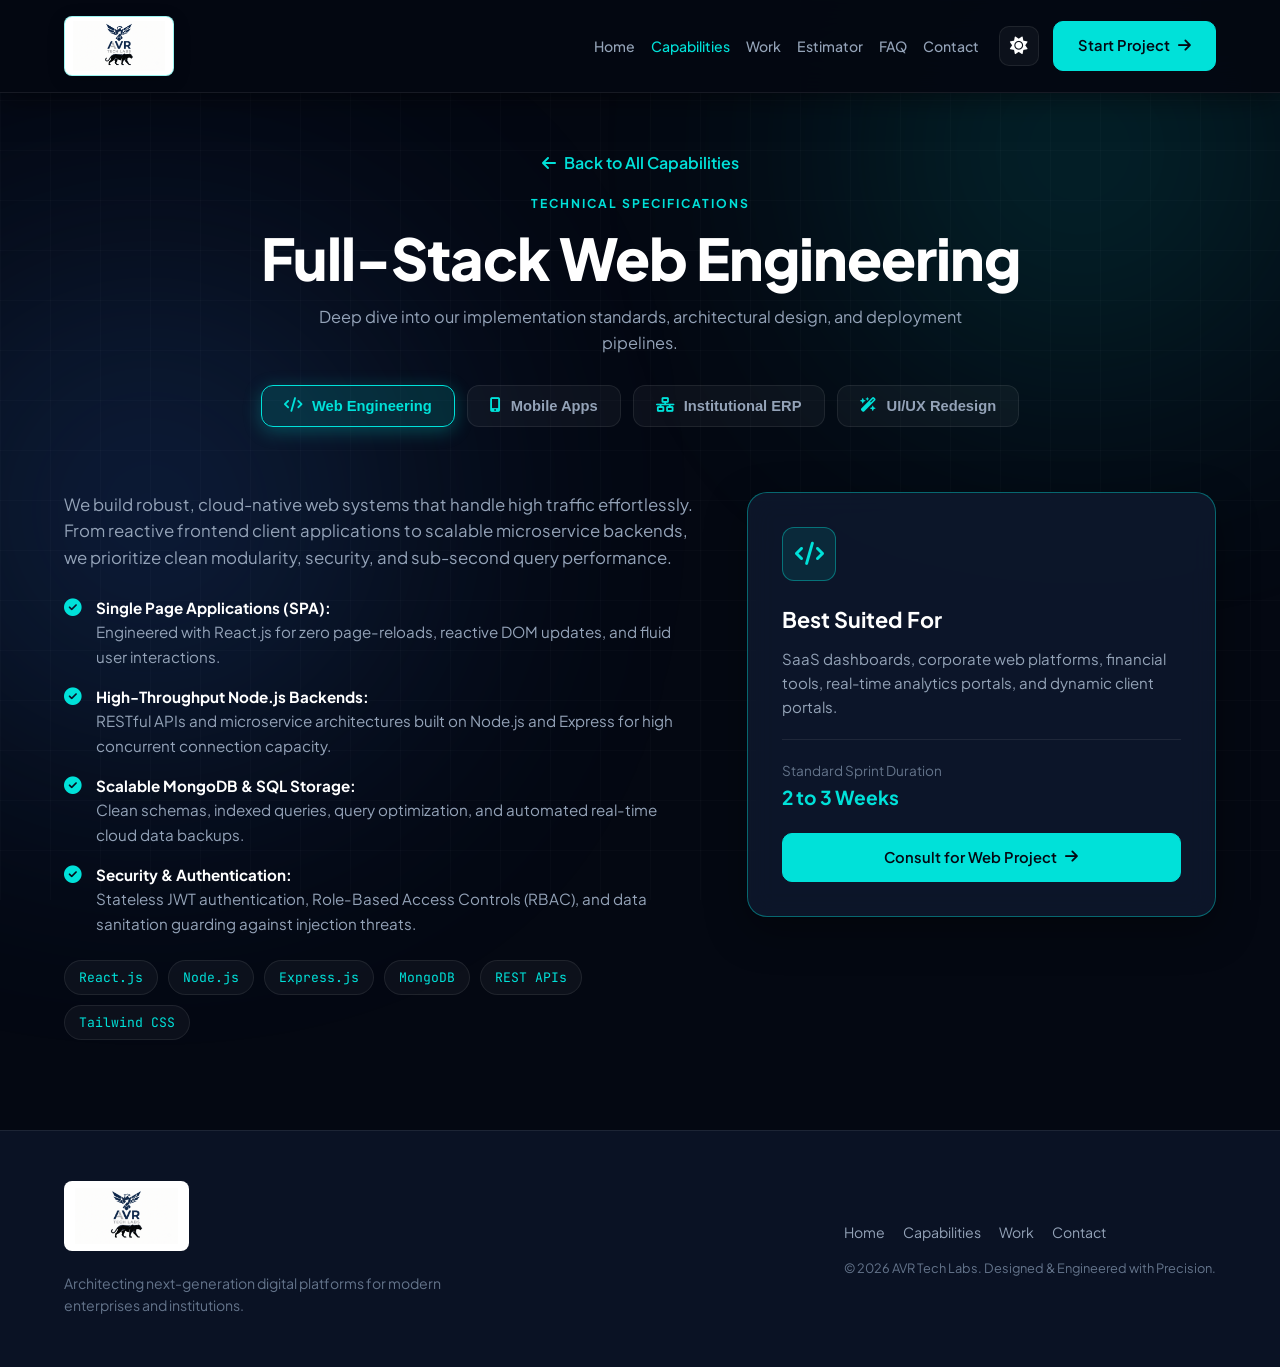
<file: services.html>
<!DOCTYPE html>
<html lang="en">
<head>
  <meta charset="UTF-8" />
  <meta name="viewport" content="width=device-width, initial-scale=1.0" />
  <title>Capability Details | AVR Tech Labs</title>

  <!-- Typography & Icons -->
  <link rel="preconnect" href="https://fonts.googleapis.com">
  <link rel="preconnect" href="https://fonts.gstatic.com" crossorigin>
  <link href="https://fonts.googleapis.com/css2?family=Plus+Jakarta+Sans:wght@300;400;500;600;700;800;900&family=JetBrains+Mono:wght@400;500;600&display=swap" rel="stylesheet">
  <link rel="stylesheet" href="https://cdnjs.cloudflare.com/ajax/libs/font-awesome/6.5.1/css/all.min.css" />
  <link rel="stylesheet" href="style.css" />

  <style>
    /* Navbar Solid Glass Fix - prevents text bleed-through when scrolling */
    .navbar {
      background: rgba(4, 8, 18, 0.94) !important;
      backdrop-filter: blur(20px) !important;
      -webkit-backdrop-filter: blur(20px) !important;
      border-bottom: 1px solid var(--border-subtle);
      box-shadow: 0 4px 30px rgba(0, 0, 0, 0.5);
      z-index: 9999 !important;
    }

    body.light-theme .navbar {
      background: rgba(255, 255, 255, 0.96) !important;
      border-bottom: 1px solid rgba(0, 0, 0, 0.08);
      box-shadow: 0 4px 20px rgba(0, 0, 0, 0.06);
    }

    /* Page Header Clean Spacing */
    .services-page-header {
      padding: 150px 0 20px 0;
      text-align: center;
      position: relative;
      z-index: 2;
    }

    /* Interactive Capability Switcher Tabs */
    .capability-tabs-nav {
      display: flex;
      justify-content: center;
      flex-wrap: wrap;
      gap: 12px;
      margin: 28px 0 35px 0;
      position: relative;
      z-index: 2;
    }

    .cap-tab-btn {
      padding: 12px 22px;
      border-radius: 12px;
      background: var(--pill-bg);
      border: 1px solid var(--border-subtle);
      color: var(--text-secondary);
      font-weight: 600;
      font-size: 0.92rem;
      cursor: pointer;
      display: inline-flex;
      align-items: center;
      gap: 10px;
      transition: all 0.25s ease;
      text-decoration: none;
    }

    .cap-tab-btn i {
      color: var(--primary-cyan);
    }

    .cap-tab-btn:hover {
      border-color: var(--primary-cyan);
      color: var(--text-pure);
    }

    .cap-tab-btn.active {
      background: rgba(0, 225, 217, 0.14);
      border-color: var(--primary-cyan);
      color: var(--primary-cyan);
      box-shadow: 0 4px 18px var(--accent-glow);
    }

    /* Single Active Service View Container */
    .service-detail-section {
      padding: 10px 0 90px 0;
      position: relative;
      z-index: 2;
      display: none;
      animation: fadeInCap 0.35s ease;
    }

    .service-detail-section.active {
      display: block;
    }

    @keyframes fadeInCap {
      from { opacity: 0; transform: translateY(10px); }
      to { opacity: 1; transform: translateY(0); }
    }

    .service-detail-grid {
      display: grid;
      grid-template-columns: 1.15fr 0.85fr;
      gap: 48px;
      align-items: start;
    }

    .service-spec-box {
      background: var(--bg-card);
      border: 1px solid var(--border-highlight);
      border-radius: 20px;
      padding: 34px;
      backdrop-filter: blur(14px);
      box-shadow: 0 14px 40px rgba(0, 0, 0, 0.35);
      position: sticky;
      top: 110px;
    }

    .feature-checklist {
      list-style: none;
      margin: 24px 0;
      display: flex;
      flex-direction: column;
      gap: 16px;
    }

    .feature-checklist li {
      display: flex;
      align-items: flex-start;
      gap: 14px;
      color: var(--text-secondary);
      font-size: 0.95rem;
      line-height: 1.6;
    }

    .feature-checklist li i {
      color: var(--primary-cyan);
      font-size: 1.1rem;
      margin-top: 3px;
    }

    .service-tag-cloud {
      display: flex;
      flex-wrap: wrap;
      gap: 10px;
      margin-top: 24px;
    }

    .service-tag-cloud span {
      background: var(--pill-bg);
      border: 1px solid var(--border-subtle);
      padding: 6px 14px;
      border-radius: 20px;
      font-size: 0.82rem;
      color: var(--primary-cyan);
      font-family: 'JetBrains Mono', monospace;
    }

    .back-home-link {
      display: inline-flex;
      align-items: center;
      gap: 8px;
      color: var(--primary-cyan);
      text-decoration: none;
      font-weight: 600;
      margin-bottom: 18px;
      transition: gap 0.2s ease;
    }

    .back-home-link:hover { gap: 12px; }

    @media (max-width: 992px) {
      .service-detail-grid { grid-template-columns: 1fr; }
      .service-spec-box { position: static; }
      .services-page-header { padding: 130px 0 20px 0; }
    }
  </style>
</head>
<body class="dark-theme">

  <div class="ambient-glow orb-1"></div>
  <div class="ambient-glow orb-2"></div>
  <div class="cyber-grid-overlay"></div>

  <!-- Navbar with Guaranteed Solid Backdrop -->
  <header class="navbar" id="navbar">
    <div class="nav-container">
      <a href="index.html" class="brand-logo" aria-label="AVR Tech Labs Home">
        <img src="avr-logo.png" alt="AVR Tech Labs Logo" class="nav-logo" />
      </a>

      <nav class="nav-menu" id="nav-menu">
        <ul class="nav-links">
          <li><a href="index.html#hero" class="nav-link">Home</a></li>
          <li><a href="services.html" class="nav-link active">Capabilities</a></li>
          <li><a href="index.html#portfolio" class="nav-link">Work</a></li>
          <li><a href="index.html#estimator" class="nav-link">Estimator</a></li>
          <li><a href="index.html#faq" class="nav-link">FAQ</a></li>
          <li><a href="index.html#contact" class="nav-link">Contact</a></li>
        </ul>

        <div class="nav-actions">
          <button class="theme-toggle-btn" id="theme-toggle" aria-label="Toggle theme">
            <i class="fa-solid fa-moon moon-icon"></i>
            <i class="fa-solid fa-sun sun-icon"></i>
          </button>
          <a href="index.html#contact" class="btn btn-primary nav-cta">
            <span>Start Project</span>
            <i class="fa-solid fa-arrow-right"></i>
          </a>
        </div>
      </nav>

      <button class="mobile-toggle" id="mobile-toggle" aria-label="Toggle navigation">
        <i class="fa-solid fa-bars"></i>
      </button>
    </div>
  </header>

  <!-- Header Banner (Clean Single-Title Hierarchy) -->
  <section class="services-page-header">
    <div class="container">
      <a href="index.html#services" class="back-home-link">
        <i class="fa-solid fa-arrow-left"></i>
        <span>Back to All Capabilities</span>
      </a>
      <div class="section-badge">TECHNICAL SPECIFICATIONS</div>
      <h1 class="section-title" id="page-service-title" style="font-size: clamp(2.3rem, 5vw, 3.6rem);">
        Full-Stack Web Engineering
      </h1>
      <p class="section-desc" style="max-width: 720px; margin: 0 auto;">
        Deep dive into our implementation standards, architectural design, and deployment pipelines.
      </p>

      <!-- Quick Switcher Tabs -->
      <div class="capability-tabs-nav">
        <button class="cap-tab-btn" onclick="showCapability('web')">
          <i class="fa-solid fa-code"></i> Web Engineering
        </button>
        <button class="cap-tab-btn" onclick="showCapability('mobile')">
          <i class="fa-solid fa-mobile-screen-button"></i> Mobile Apps
        </button>
        <button class="cap-tab-btn" onclick="showCapability('erp')">
          <i class="fa-solid fa-network-wired"></i> Institutional ERP
        </button>
        <button class="cap-tab-btn" onclick="showCapability('uiux')">
          <i class="fa-solid fa-wand-magic-sparkles"></i> UI/UX Redesign
        </button>
      </div>
    </div>
  </section>

  <!-- 1. Web Engineering Detail -->
  <section class="service-detail-section" id="service-web">
    <div class="container service-detail-grid">
      <div>
        <p style="color: var(--text-secondary); margin-bottom: 22px; font-size: 1.05rem;">
          We build robust, cloud-native web systems that handle high traffic effortlessly. From reactive frontend client applications to scalable microservice backends, we prioritize clean modularity, security, and sub-second query performance.
        </p>

        <ul class="feature-checklist">
          <li>
            <i class="fa-solid fa-circle-check"></i>
            <div>
              <strong style="color: var(--text-pure);">Single Page Applications (SPA):</strong>
              <p>Engineered with React.js for zero page-reloads, reactive DOM updates, and fluid user interactions.</p>
            </div>
          </li>
          <li>
            <i class="fa-solid fa-circle-check"></i>
            <div>
              <strong style="color: var(--text-pure);">High-Throughput Node.js Backends:</strong>
              <p>RESTful APIs and microservice architectures built on Node.js and Express for high concurrent connection capacity.</p>
            </div>
          </li>
          <li>
            <i class="fa-solid fa-circle-check"></i>
            <div>
              <strong style="color: var(--text-pure);">Scalable MongoDB & SQL Storage:</strong>
              <p>Clean schemas, indexed queries, query optimization, and automated real-time cloud data backups.</p>
            </div>
          </li>
          <li>
            <i class="fa-solid fa-circle-check"></i>
            <div>
              <strong style="color: var(--text-pure);">Security & Authentication:</strong>
              <p>Stateless JWT authentication, Role-Based Access Controls (RBAC), and data sanitation guarding against injection threats.</p>
            </div>
          </li>
        </ul>

        <div class="service-tag-cloud">
          <span>React.js</span>
          <span>Node.js</span>
          <span>Express.js</span>
          <span>MongoDB</span>
          <span>REST APIs</span>
          <span>Tailwind CSS</span>
        </div>
      </div>

      <div class="service-spec-box">
        <div class="box-icon"><i class="fa-solid fa-code"></i></div>
        <h3 style="font-size: 1.35rem; margin-bottom: 10px;">Best Suited For</h3>
        <p style="color: var(--text-secondary); font-size: 0.94rem; margin-bottom: 20px;">
          SaaS dashboards, corporate web platforms, financial tools, real-time analytics portals, and dynamic client portals.
        </p>
        <div style="border-top: 1px solid var(--border-subtle); padding-top: 20px; margin-bottom: 20px;">
          <div style="font-size: 0.85rem; color: var(--text-muted);">Standard Sprint Duration</div>
          <div style="font-size: 1.2rem; font-weight: 700; color: var(--primary-cyan);">2 to 3 Weeks</div>
        </div>
        <a href="index.html#contact" class="btn btn-primary" style="width: 100%;">
          <span>Consult for Web Project</span>
          <i class="fa-solid fa-arrow-right"></i>
        </a>
      </div>
    </div>
  </section>

  <!-- 2. Mobile Apps Detail -->
  <section class="service-detail-section" id="service-mobile">
    <div class="container service-detail-grid">
      <div>
        <p style="color: var(--text-secondary); margin-bottom: 22px; font-size: 1.05rem;">
          Maintain a single clean codebase that builds into production-ready Android and iOS applications with 60 FPS fluidity, native device integration, and offline synchronization.
        </p>

        <ul class="feature-checklist">
          <li>
            <i class="fa-solid fa-circle-check"></i>
            <div>
              <strong style="color: var(--text-pure);">React Native & Expo Ecosystem:</strong>
              <p>Rapid deployment cycles with access to native camera, secure device storage, geolocation, and push notification modules.</p>
            </div>
          </li>
          <li>
            <i class="fa-solid fa-circle-check"></i>
            <div>
              <strong style="color: var(--text-pure);">Offline-First Architecture:</strong>
              <p>Local state caching and queued background requests ensure user workflow is uninterrupted during low network coverage.</p>
            </div>
          </li>
          <li>
            <i class="fa-solid fa-circle-check"></i>
            <div>
              <strong style="color: var(--text-pure);">Fluid Responsive Gestures:</strong>
              <p>Custom gesture handling, buttery smooth bottom-sheet modals, and platform-specific haptic interactions.</p>
            </div>
          </li>
        </ul>

        <div class="service-tag-cloud">
          <span>React Native</span>
          <span>Expo CLI</span>
          <span>Android & iOS</span>
          <span>Offline Sync</span>
          <span>REST Integration</span>
        </div>
      </div>

      <div class="service-spec-box">
        <div class="box-icon"><i class="fa-solid fa-mobile-screen-button"></i></div>
        <h3 style="font-size: 1.35rem; margin-bottom: 10px;">Best Suited For</h3>
        <p style="color: var(--text-secondary); font-size: 0.94rem; margin-bottom: 20px;">
          Customer mobile portals, on-the-go utility tools, field-staff data collection, and direct-to-consumer digital services.
        </p>
        <div style="border-top: 1px solid var(--border-subtle); padding-top: 20px; margin-bottom: 20px;">
          <div style="font-size: 0.85rem; color: var(--text-muted);">Standard Sprint Duration</div>
          <div style="font-size: 1.2rem; font-weight: 700; color: var(--primary-cyan);">3 to 4 Weeks</div>
        </div>
        <a href="index.html#contact" class="btn btn-primary" style="width: 100%;">
          <span>Consult for Mobile App</span>
          <i class="fa-solid fa-arrow-right"></i>
        </a>
      </div>
    </div>
  </section>

  <!-- 3. Institutional ERP Detail -->
  <section class="service-detail-section" id="service-erp">
    <div class="container service-detail-grid">
      <div>
        <p style="color: var(--text-secondary); margin-bottom: 22px; font-size: 1.05rem;">
          Eliminate paperwork, physical registers, and human calculation errors. We engineer end-to-end management portals tailored to schools, institutes, and local businesses.
        </p>

        <ul class="feature-checklist">
          <li>
            <i class="fa-solid fa-circle-check"></i>
            <div>
              <strong style="color: var(--text-pure);">Comprehensive Student & Staff Records:</strong>
              <p>Complete academic portfolios, contact records, ID card generation, and document archives in a unified search panel.</p>
            </div>
          </li>
          <li>
            <i class="fa-solid fa-circle-check"></i>
            <div>
              <strong style="color: var(--text-pure);">Dynamic Attendance & Analytics:</strong>
              <p>One-click attendance recording with automated monthly percentage calculation and low-attendance deficiency indicators.</p>
            </div>
          </li>
          <li>
            <i class="fa-solid fa-circle-check"></i>
            <div>
              <strong style="color: var(--text-pure);">Fee Ledgers & Automated Billing:</strong>
              <p>Fee installment tracking, balance reconciliation, dues alerts, and printable digital fee receipt generation.</p>
            </div>
          </li>
          <li>
            <i class="fa-solid fa-circle-check"></i>
            <div>
              <strong style="color: var(--text-pure);">Automated Document / PDF Export:</strong>
              <p>Single-click export of report cards, fee summaries, and student rosters formatted with official school logos and stamps.</p>
            </div>
          </li>
        </ul>

        <div class="service-tag-cloud">
          <span>School ERP</span>
          <span>Fee Ledger</span>
          <span>Attendance Portal</span>
          <span>PDF Reports</span>
          <span>Role Permissions</span>
        </div>
      </div>

      <div class="service-spec-box">
        <div class="box-icon"><i class="fa-solid fa-network-wired"></i></div>
        <h3 style="font-size: 1.35rem; margin-bottom: 10px;">Best Suited For</h3>
        <p style="color: var(--text-secondary); font-size: 0.94rem; margin-bottom: 20px;">
          Schools, coaching institutes, junior colleges, academy centers, and inventory management facilities.
        </p>
        <div style="border-top: 1px solid var(--border-subtle); padding-top: 20px; margin-bottom: 20px;">
          <div style="font-size: 0.85rem; color: var(--text-muted);">Standard Sprint Duration</div>
          <div style="font-size: 1.2rem; font-weight: 700; color: var(--primary-cyan);">3 to 5 Weeks</div>
        </div>
        <a href="index.html#contact" class="btn btn-primary" style="width: 100%;">
          <span>Digitize Your Institution</span>
          <i class="fa-solid fa-arrow-right"></i>
        </a>
      </div>
    </div>
  </section>

  <!-- 4. UI/UX Re-Engineering Detail -->
  <section class="service-detail-section" id="service-uiux">
    <div class="container service-detail-grid">
      <div>
        <p style="color: var(--text-secondary); margin-bottom: 22px; font-size: 1.05rem;">
          Clunky interfaces decrease client trust and conversion rates. We revamp websites into Silicon-Valley-caliber digital products with dark/light themes, typography harmony, and minimal user friction.
        </p>

        <ul class="feature-checklist">
          <li>
            <i class="fa-solid fa-circle-check"></i>
            <div>
              <strong style="color: var(--text-pure);">Dual Dark/Light Theming Architecture:</strong>
              <p>High-contrast, eye-friendly design systems engineered with CSS variables for seamless real-time switching.</p>
            </div>
          </li>
          <li>
            <i class="fa-solid fa-circle-check"></i>
            <div>
              <strong style="color: var(--text-pure);">Modern Glassmorphism & Micro-Interactions:</strong>
              <p>Subtle frosted-glass panels, glow borders, and hover responses that create an unforgettable brand feel.</p>
            </div>
          </li>
          <li>
            <i class="fa-solid fa-circle-check"></i>
            <div>
              <strong style="color: var(--text-pure);">Conversion Funnel Optimization:</strong>
              <p>Streamlined contact sections, click-to-WhatsApp integrations, and optimized layouts that convert visitors into leads.</p>
            </div>
          </li>
        </ul>

        <div class="service-tag-cloud">
          <span>Glassmorphism</span>
          <span>Design Systems</span>
          <span>Dual Theme</span>
          <span>Micro-Interactions</span>
          <span>Responsive UI</span>
        </div>
      </div>

      <div class="service-spec-box">
        <div class="box-icon"><i class="fa-solid fa-wand-magic-sparkles"></i></div>
        <h3 style="font-size: 1.35rem; margin-bottom: 10px;">Best Suited For</h3>
        <p style="color: var(--text-secondary); font-size: 0.94rem; margin-bottom: 20px;">
          Business rebranding, modernization of slow legacy portals, and new startup product landing pages.
        </p>
        <div style="border-top: 1px solid var(--border-subtle); padding-top: 20px; margin-bottom: 20px;">
          <div style="font-size: 0.85rem; color: var(--text-muted);">Standard Sprint Duration</div>
          <div style="font-size: 1.2rem; font-weight: 700; color: var(--primary-cyan);">1 to 2 Weeks</div>
        </div>
        <a href="index.html#contact" class="btn btn-primary" style="width: 100%;">
          <span>Modernize Your UI/UX</span>
          <i class="fa-solid fa-arrow-right"></i>
        </a>
      </div>
    </div>
  </section>

  <!-- Footer -->
  <footer class="footer">
    <div class="container footer-layout">
      <div class="footer-left">
        <img src="avr-logo.png" alt="AVR Tech Labs Logo" class="footer-logo" />
        <p>Architecting next-generation digital platforms for modern enterprises and institutions.</p>
      </div>

      <div class="footer-right">
        <ul class="footer-nav">
          <li><a href="index.html#hero">Home</a></li>
          <li><a href="services.html">Capabilities</a></li>
          <li><a href="index.html#portfolio">Work</a></li>
          <li><a href="index.html#contact">Contact</a></li>
        </ul>
        <p class="copyright">&copy; 2026 AVR Tech Labs. Designed & Engineered with Precision.</p>
      </div>
    </div>
  </footer>

  <!-- Script to Handle Tabs & Dynamic Title -->
  <script>
    // 1. Theme Persistence
    const themeToggle = document.getElementById('theme-toggle');
    const savedTheme = localStorage.getItem('avr_theme') || 'dark';
    if (savedTheme === 'light') {
      document.body.classList.replace('dark-theme', 'light-theme');
    }
    themeToggle.addEventListener('click', () => {
      if (document.body.classList.contains('light-theme')) {
        document.body.classList.replace('light-theme', 'dark-theme');
        localStorage.setItem('avr_theme', 'dark');
      } else {
        document.body.classList.replace('dark-theme', 'light-theme');
        localStorage.setItem('avr_theme', 'light');
      }
    });

    // 2. Tab switching & clean title updates
    const titles = {
      web: "Full-Stack Web Engineering",
      mobile: "Cross-Platform Mobile Apps",
      erp: "Custom Institutional ERP & Portals",
      uiux: "Modern UI/UX Re-Engineering"
    };

    function showCapability(key) {
      if (!titles[key]) key = 'web';

      // Hide all detail sections
      document.querySelectorAll('.service-detail-section').forEach(sec => {
        sec.classList.remove('active');
      });

      // Show ONLY selected section
      const activeSec = document.getElementById(`service-${key}`);
      if (activeSec) {
        activeSec.classList.add('active');
      }

      // Update button active state
      document.querySelectorAll('.cap-tab-btn').forEach(btn => {
        btn.classList.remove('active');
        if (btn.getAttribute('onclick').includes(`'${key}'`)) {
          btn.classList.add('active');
        }
      });

      // Update Header Title cleanly
      document.getElementById('page-service-title').textContent = titles[key];

      // Update URL hash cleanly
      history.replaceState(null, null, `#${key}`);
    }

    window.addEventListener('DOMContentLoaded', () => {
      let targetKey = window.location.hash.replace('#', '').toLowerCase();
      if (!targetKey || !titles[targetKey]) {
        targetKey = 'web';
      }
      showCapability(targetKey);
    });

    window.addEventListener('hashchange', () => {
      let targetKey = window.location.hash.replace('#', '').toLowerCase();
      showCapability(targetKey);
    });
  </script>
</body>
</html>
</file>
<file: style.css>
/* =========================================================
   DUAL THEME SYSTEM & VARIABLES
   ========================================================= */
:root, body.dark-theme {
  --bg-core: #040812;
  --bg-surface: #0a1224;
  --bg-card: rgba(16, 26, 48, 0.78);
  --border-subtle: rgba(255, 255, 255, 0.08);
  --border-highlight: rgba(0, 225, 217, 0.4);

  --primary-cyan: #00E1D9;
  --primary-cyan-hover: #00b8b2;
  --accent-glow: rgba(0, 225, 217, 0.28);

  --text-pure: #FFFFFF;
  --text-secondary: #94A3B8;
  --text-muted: #64748B;

  --navbar-bg: rgba(4, 8, 18, 0.94);
  --grid-color: rgba(255, 255, 255, 0.02);
  --logo-bg: #ffffff;
  --pill-bg: rgba(255, 255, 255, 0.04);
  --input-bg: rgba(4, 8, 18, 0.8);
  --modal-bg: #070F20;
  --terminal-bg: #030712;
}

body.light-theme {
  --bg-core: #F8FAFC;
  --bg-surface: #FFFFFF;
  --bg-card: rgba(255, 255, 255, 0.9);
  --border-subtle: rgba(15, 23, 42, 0.09);
  --border-highlight: rgba(14, 116, 144, 0.45);

  --primary-cyan: #0891B2;
  --primary-cyan-hover: #0e7490;
  --accent-glow: rgba(8, 145, 178, 0.2);

  --text-pure: #0F172A;
  --text-secondary: #334155;
  --text-muted: #64748B;

  --navbar-bg: rgba(255, 255, 255, 0.96);
  --grid-color: rgba(15, 23, 42, 0.035);
  --logo-bg: #ffffff;
  --pill-bg: rgba(15, 23, 42, 0.05);
  --input-bg: #FFFFFF;
  --modal-bg: #FFFFFF;
  --terminal-bg: #0F172A;
}

* {
  margin: 0;
  padding: 0;
  box-sizing: border-box;
}

html {
  scroll-behavior: smooth;
  font-family: 'Plus Jakarta Sans', system-ui, sans-serif;
  background-color: var(--bg-core);
  color: var(--text-pure);
  transition: background-color 0.3s ease, color 0.3s ease;
}

body {
  overflow-x: hidden;
  line-height: 1.6;
  background-color: var(--bg-core);
  position: relative;
  width: 100%;
}

.container {
  width: 90%;
  max-width: 1240px;
  margin: 0 auto;
}

/* Ambient Glows & Cyber Grid */
.ambient-glow {
  position: fixed;
  border-radius: 50%;
  filter: blur(140px);
  pointer-events: none;
  z-index: 0;
  opacity: 0.4;
  transition: opacity 0.3s ease;
}

body.light-theme .ambient-glow { opacity: 0.15; }

.orb-1 {
  width: 500px;
  height: 500px;
  background: radial-gradient(circle, var(--primary-cyan) 0%, transparent 70%);
  top: -100px;
  right: -50px;
}

.orb-2 {
  width: 600px;
  height: 600px;
  background: radial-gradient(circle, #3B82F6 0%, transparent 75%);
  bottom: 10%;
  left: -150px;
}

.cyber-grid-overlay {
  position: fixed;
  top: 0;
  left: 0;
  width: 100vw;
  height: 100vh;
  background-image:
    linear-gradient(to right, var(--grid-color) 1px, transparent 1px),
    linear-gradient(to bottom, var(--grid-color) 1px, transparent 1px);
  background-size: 50px 50px;
  pointer-events: none;
  z-index: 1;
}

/* =========================================================
   TOP FLOATING GLASS NAVBAR
   ========================================================= */
.navbar {
  position: fixed;
  top: 0;
  left: 0;
  width: 100%;
  z-index: 1000;
  padding: 16px 0;
  background: var(--navbar-bg);
  backdrop-filter: blur(20px);
  -webkit-backdrop-filter: blur(20px);
  border-bottom: 1px solid var(--border-subtle);
  transition: all 0.3s ease;
}

.navbar.scrolled {
  padding: 12px 0;
  box-shadow: 0 4px 20px rgba(0, 0, 0, 0.4);
}

.nav-container {
  width: 90%;
  max-width: 1240px;
  margin: 0 auto;
  display: flex;
  justify-content: space-between;
  align-items: center;
}

.brand-logo {
  text-decoration: none;
  display: inline-flex;
  align-items: center;
}

.nav-logo {
  height: 60px;
  width: auto;
  object-fit: contain;
  background-color: var(--logo-bg);
  border-radius: 8px;
  padding: 4px 8px;
  border: 1px solid var(--border-highlight);
  box-shadow: 0 4px 18px rgba(0, 0, 0, 0.15);
  transition: all 0.3s ease;
}

.brand-logo:hover .nav-logo {
  transform: translateY(-2px) scale(1.03);
  box-shadow: 0 8px 24px var(--accent-glow);
}

.nav-menu {
  display: flex;
  align-items: center;
  gap: 20px;
}

.nav-links {
  display: flex;
  list-style: none;
  gap: 16px;
}

.nav-link {
  color: var(--text-secondary);
  text-decoration: none;
  font-size: 0.88rem;
  font-weight: 500;
  transition: color 0.2s ease;
}

.nav-link:hover, .nav-link.active {
  color: var(--primary-cyan);
}

.nav-actions {
  display: flex;
  align-items: center;
  gap: 14px;
}

.theme-toggle-btn {
  background: var(--pill-bg);
  border: 1px solid var(--border-subtle);
  color: var(--text-pure);
  width: 40px;
  height: 40px;
  border-radius: 10px;
  display: flex;
  align-items: center;
  justify-content: center;
  cursor: pointer;
  font-size: 1.1rem;
  transition: all 0.25s ease;
}

.theme-toggle-btn:hover {
  border-color: var(--primary-cyan);
  color: var(--primary-cyan);
  transform: translateY(-2px);
}

body.dark-theme .sun-icon { display: block; }
body.dark-theme .moon-icon { display: none; }
body.light-theme .sun-icon { display: none; }
body.light-theme .moon-icon { display: block; color: var(--text-pure); }

.mobile-toggle {
  display: none;
  background: none;
  border: none;
  color: var(--text-pure);
  font-size: 1.5rem;
  cursor: pointer;
}

/* =========================================================
   BUTTONS
   ========================================================= */
.btn {
  display: inline-flex;
  align-items: center;
  justify-content: center;
  gap: 8px;
  padding: 12px 24px;
  border-radius: 10px;
  font-size: 0.92rem;
  font-weight: 600;
  text-decoration: none;
  cursor: pointer;
  transition: all 0.3s ease;
  border: 1px solid transparent;
}

.btn-primary {
  background: var(--primary-cyan);
  color: #040812;
  border-color: var(--primary-cyan);
}

body.light-theme .btn-primary { color: #FFFFFF; }

.btn-primary:hover {
  background: var(--primary-cyan-hover);
  transform: translateY(-2px);
  box-shadow: 0 10px 25px var(--accent-glow);
}

.btn-secondary.glass-btn {
  background: var(--pill-bg);
  color: var(--text-pure);
  border: 1px solid var(--border-subtle);
  backdrop-filter: blur(10px);
}

.btn-secondary.glass-btn:hover {
  background: rgba(125, 125, 125, 0.15);
  border-color: var(--text-secondary);
}

/* =========================================================
   HERO & METRICS
   ========================================================= */
.hero-section {
  position: relative;
  min-height: auto;
  display: flex;
  align-items: center;
  justify-content: center;
  padding: 140px 0 50px 0;
  z-index: 2;
}

.hero-content {
  text-align: center;
  max-width: 940px;
  margin: 0 auto;
}

.system-status-badge {
  display: inline-flex;
  align-items: center;
  gap: 10px;
  background: rgba(16, 185, 129, 0.08);
  border: 1px solid rgba(16, 185, 129, 0.3);
  padding: 6px 18px;
  border-radius: 30px;
  font-size: 0.8rem;
  font-weight: 600;
  color: #10B981;
  margin-bottom: 24px;
}

.live-pulse {
  width: 8px;
  height: 8px;
  background-color: #10B981;
  border-radius: 50%;
  box-shadow: 0 0 10px #10B981;
  animation: pulseAnim 2s infinite;
}

@keyframes pulseAnim {
  0% { transform: scale(0.95); opacity: 0.8; }
  50% { transform: scale(1.3); opacity: 1; }
  100% { transform: scale(0.95); opacity: 0.8; }
}

.brand-hero-display {
  margin: 10px auto 26px auto;
  display: flex;
  flex-direction: column;
  align-items: center;
}

.grand-brand-name {
  font-size: clamp(3.2rem, 7.5vw, 6rem);
  font-weight: 900;
  letter-spacing: -2px;
  line-height: 1.05;
  text-transform: uppercase;
  display: flex;
  flex-wrap: wrap;
  align-items: center;
  justify-content: center;
  gap: 16px;
  margin-bottom: 16px;
}

.grand-brand-name .brand-acr {
  background: linear-gradient(135deg, #00E1D9 0%, #38BDF8 50%, #818CF8 100%);
  -webkit-background-clip: text;
  -webkit-text-fill-color: transparent;
  filter: drop-shadow(0 0 25px rgba(0, 225, 217, 0.4));
  letter-spacing: 2px;
}

.grand-brand-name .brand-slogan {
  background: linear-gradient(180deg, #FFFFFF 30%, #94A3B8 100%);
  -webkit-background-clip: text;
  -webkit-text-fill-color: transparent;
  letter-spacing: -0.5px;
}

body.light-theme .grand-brand-name .brand-slogan {
  background: linear-gradient(180deg, #0F172A 30%, #334155 100%);
  -webkit-background-clip: text;
  -webkit-text-fill-color: transparent;
}

.brand-tagline-glow {
  display: flex;
  align-items: center;
  justify-content: center;
  gap: 16px;
  width: 100%;
  max-width: 780px;
}

.tech-accent-line {
  flex: 1;
  height: 1.5px;
  background: linear-gradient(90deg, transparent, var(--primary-cyan), transparent);
  opacity: 0.7;
}

.tagline-text {
  font-family: 'JetBrains Mono', monospace;
  font-size: 0.8rem;
  font-weight: 600;
  letter-spacing: 3px;
  color: var(--primary-cyan);
  text-transform: uppercase;
}

.hero-subtitle {
  font-size: 1.15rem;
  color: var(--text-secondary);
  max-width: 720px;
  margin: 0 auto 36px auto;
}

.hero-actions {
  display: flex;
  justify-content: center;
  gap: 16px;
  margin-bottom: 50px;
}

/* Hero Metrics Strip */
.hero-metrics-strip {
  display: flex;
  justify-content: center;
  align-items: center;
  gap: 34px;
  padding-top: 32px;
  border-top: 1px solid var(--border-subtle);
  flex-wrap: wrap;
  width: 100%;
}

.metric-card {
  text-align: center;
  transition: transform 0.3s ease;
}

.metric-card:hover { transform: translateY(-3px); }

.metric-card .metric-value {
  font-size: 1.95rem;
  font-weight: 900;
  display: inline-flex;
  align-items: center;
  justify-content: center;
  gap: 10px;
  letter-spacing: -0.5px;
}

.metric-card .metric-icon {
  font-size: 1.55rem;
  -webkit-text-fill-color: initial;
}

.metric-card .metric-uptime {
  background: linear-gradient(135deg, #10B981 0%, #34D399 50%, #6EE7B7 100%);
  -webkit-background-clip: text;
  -webkit-text-fill-color: transparent;
  filter: drop-shadow(0 0 16px rgba(16, 185, 129, 0.5));
}
.metric-card .metric-uptime .metric-icon { color: #10B981; }

.metric-card .metric-speed {
  background: linear-gradient(135deg, #F59E0B 0%, #FBBF24 50%, #FDE047 100%);
  -webkit-background-clip: text;
  -webkit-text-fill-color: transparent;
  filter: drop-shadow(0 0 16px rgba(245, 158, 11, 0.5));
}
.metric-card .metric-speed .metric-icon { color: #FBBF24; }

.metric-card .metric-fullstack {
  background: linear-gradient(135deg, #818CF8 0%, #A855F7 50%, #C084FC 100%);
  -webkit-background-clip: text;
  -webkit-text-fill-color: transparent;
  filter: drop-shadow(0 0 16px rgba(168, 85, 247, 0.5));
}
.metric-card .metric-fullstack .metric-icon { color: #A855F7; }

.metric-card .metric-react-native {
  background: linear-gradient(135deg, #00E1D9 0%, #38BDF8 50%, #61DAFB 100%);
  -webkit-background-clip: text;
  -webkit-text-fill-color: transparent;
  filter: drop-shadow(0 0 16px rgba(97, 218, 251, 0.55));
}

.react-icon-spin {
  font-size: 1.8rem;
  color: #61DAFB;
  -webkit-text-fill-color: initial;
  animation: slowSpin 14s linear infinite;
}

@keyframes slowSpin {
  from { transform: rotate(0deg); }
  to { transform: rotate(360deg); }
}

.metric-card .metric-label {
  font-size: 0.85rem;
  font-weight: 500;
  color: var(--text-muted);
  margin-top: 6px;
  letter-spacing: 0.3px;
}

.metric-divider {
  width: 1px;
  height: 44px;
  background: var(--border-subtle);
}

/* =========================================================
   TECH MARQUEE
   ========================================================= */
.tech-marquee-section {
  width: 100%;
  position: relative;
  z-index: 2;
  padding: 40px 0;
  margin: 30px 0 40px 0;
  border-top: 1px solid var(--border-subtle);
  border-bottom: 1px solid var(--border-subtle);
  background: var(--bg-surface);
  overflow: hidden;
}

.marquee-tag {
  text-align: center;
  font-family: 'JetBrains Mono', monospace;
  font-size: 0.78rem;
  font-weight: 700;
  letter-spacing: 3px;
  color: var(--text-muted);
  text-transform: uppercase;
  margin-bottom: 24px;
}

.marquee-container {
  width: 100%;
  overflow: hidden;
  display: flex;
  position: relative;
  mask-image: linear-gradient(to right, transparent 0%, black 8%, black 92%, transparent 100%);
  -webkit-mask-image: linear-gradient(to right, transparent 0%, black 8%, black 92%, transparent 100%);
}

.marquee-track {
  display: flex;
  align-items: center;
  gap: 24px;
  width: max-content;
  animation: scrollContinuous 28s linear infinite;
  white-space: nowrap;
  will-change: transform;
}

.marquee-track:hover { animation-play-state: paused; }

@keyframes scrollContinuous {
  0% { transform: translateX(0); }
  100% { transform: translateX(-50%); }
}

.tech-pill {
  display: inline-flex;
  align-items: center;
  gap: 10px;
  padding: 12px 24px;
  border-radius: 40px;
  background: var(--pill-bg);
  border: 1px solid var(--border-subtle);
  font-size: 0.92rem;
  font-weight: 600;
  color: var(--text-secondary);
  transition: all 0.25s ease;
  flex-shrink: 0;
}

.tech-pill:hover {
  border-color: var(--primary-cyan);
  color: var(--primary-cyan);
  transform: translateY(-2px);
  box-shadow: 0 4px 18px var(--accent-glow);
}

.tech-pill i {
  font-size: 1.15rem;
  color: var(--primary-cyan);
}

/* =========================================================
   SECURITY & COMPLIANCE BADGES STRIP
   ========================================================= */
.security-badges-section {
  padding: 24px 0 50px 0;
  position: relative;
  z-index: 2;
}

.security-grid {
  display: grid;
  grid-template-columns: repeat(auto-fit, minmax(240px, 1fr));
  gap: 18px;
}

.sec-badge-item {
  background: var(--bg-card);
  border: 1px solid var(--border-subtle);
  border-radius: 14px;
  padding: 16px 20px;
  display: flex;
  align-items: center;
  gap: 16px;
  backdrop-filter: blur(10px);
}

.sec-badge-item i {
  font-size: 1.6rem;
  color: var(--primary-cyan);
}

.sec-badge-item h4 {
  font-size: 0.94rem;
  font-weight: 700;
  margin-bottom: 2px;
}

.sec-badge-item p {
  font-size: 0.78rem;
  color: var(--text-muted);
}

/* =========================================================
   WHY CHOOSE AVR TECH LABS
   ========================================================= */
.why-us-section {
  padding: 80px 0;
  position: relative;
  z-index: 2;
  background: var(--bg-surface);
  border-top: 1px solid var(--border-subtle);
  border-bottom: 1px solid var(--border-subtle);
}

.why-us-grid {
  display: grid;
  grid-template-columns: repeat(auto-fit, minmax(260px, 1fr));
  gap: 24px;
  margin-top: 36px;
}

.why-card {
  background: var(--bg-card);
  border: 1px solid var(--border-subtle);
  border-radius: 18px;
  padding: 32px 26px;
  backdrop-filter: blur(12px);
  transition: all 0.3s ease;
}

.why-card:hover {
  border-color: var(--border-highlight);
  transform: translateY(-6px);
  box-shadow: 0 16px 36px var(--accent-glow);
}

.why-icon {
  width: 50px;
  height: 50px;
  border-radius: 12px;
  background: rgba(0, 225, 217, 0.1);
  border: 1px solid var(--border-highlight);
  display: flex;
  align-items: center;
  justify-content: center;
  font-size: 1.4rem;
  color: var(--primary-cyan);
  margin-bottom: 20px;
}

.why-card h3 {
  font-size: 1.25rem;
  margin-bottom: 12px;
  font-weight: 700;
}

.why-card p {
  color: var(--text-secondary);
  font-size: 0.92rem;
  line-height: 1.6;
}

/* =========================================================
   DIGITIZATION ROI CALCULATOR
   ========================================================= */
.roi-section {
  padding: 90px 0;
  position: relative;
  z-index: 2;
}

.roi-box {
  background: var(--bg-card);
  border: 1px solid var(--border-subtle);
  border-radius: 24px;
  padding: 44px;
  display: grid;
  grid-template-columns: 1.2fr 0.9fr;
  gap: 40px;
  backdrop-filter: blur(14px);
  align-items: center;
}

.roi-slider-group {
  margin-bottom: 28px;
}

.roi-label-row {
  display: flex;
  justify-content: space-between;
  align-items: center;
  margin-bottom: 12px;
  font-size: 0.92rem;
  font-weight: 600;
}

.roi-slider-val {
  color: var(--primary-cyan);
  font-family: 'JetBrains Mono', monospace;
  font-weight: 700;
}

.roi-slider {
  width: 100%;
  accent-color: var(--primary-cyan);
  cursor: pointer;
  height: 6px;
  border-radius: 6px;
}

.roi-results {
  background: var(--bg-core);
  border: 1px solid var(--border-highlight);
  border-radius: 20px;
  padding: 34px;
  display: flex;
  flex-direction: column;
  gap: 24px;
  box-shadow: 0 10px 30px var(--accent-glow);
}

.roi-metric-num {
  font-size: 2.3rem;
  font-weight: 900;
  color: #10B981;
  font-family: 'JetBrains Mono', monospace;
}

.roi-metric-desc {
  font-size: 0.85rem;
  color: var(--text-muted);
  margin-top: 4px;
}

/* =========================================================
   ARCHITECTURE ADVISOR (TERMINAL)
   ========================================================= */
.advisor-section {
  padding: 90px 0;
  position: relative;
  z-index: 2;
}

.advisor-terminal-card {
  background: var(--terminal-bg);
  border: 1px solid var(--border-highlight);
  border-radius: 20px;
  overflow: hidden;
  box-shadow: 0 20px 50px rgba(0, 0, 0, 0.45);
}

.terminal-header {
  background: rgba(255, 255, 255, 0.04);
  padding: 14px 22px;
  display: flex;
  align-items: center;
  justify-content: space-between;
  border-bottom: 1px solid var(--border-subtle);
}

.terminal-dots {
  display: flex;
  gap: 8px;
}

.dot {
  width: 12px;
  height: 12px;
  border-radius: 50%;
}
.dot-red { background: #EF4444; }
.dot-yellow { background: #F59E0B; }
.dot-green { background: #10B981; }

.terminal-title {
  font-family: 'JetBrains Mono', monospace;
  font-size: 0.82rem;
  color: var(--text-muted);
}

.terminal-chip {
  font-family: 'JetBrains Mono', monospace;
  font-size: 0.72rem;
  color: var(--primary-cyan);
  background: rgba(0, 225, 217, 0.1);
  padding: 3px 10px;
  border-radius: 12px;
  border: 1px solid var(--border-highlight);
}

.terminal-body {
  padding: 30px;
  font-family: 'JetBrains Mono', monospace;
}

.preset-triggers {
  display: flex;
  align-items: center;
  flex-wrap: wrap;
  gap: 10px;
  margin-bottom: 24px;
}

.preset-triggers span {
  font-size: 0.85rem;
  color: var(--text-muted);
}

.terminal-btn {
  background: var(--pill-bg);
  border: 1px solid var(--border-subtle);
  color: var(--text-secondary);
  padding: 8px 16px;
  border-radius: 8px;
  font-family: inherit;
  font-size: 0.82rem;
  cursor: pointer;
  transition: all 0.2s ease;
}

.terminal-btn:hover, .terminal-btn.active {
  border-color: var(--primary-cyan);
  color: var(--primary-cyan);
  background: rgba(0, 225, 217, 0.1);
}

.terminal-output {
  background: rgba(0, 0, 0, 0.35);
  border: 1px solid var(--border-subtle);
  border-radius: 12px;
  padding: 24px;
  color: #E2E8F0;
  line-height: 1.7;
  font-size: 0.9rem;
  animation: fadeInTerminal 0.3s ease;
}

@keyframes fadeInTerminal {
  from { opacity: 0; transform: translateY(6px); }
  to { opacity: 1; transform: translateY(0); }
}

.spec-line {
  margin-bottom: 8px;
  display: flex;
  flex-wrap: wrap;
  justify-content: space-between;
  border-bottom: 1px dashed rgba(255, 255, 255, 0.08);
  padding-bottom: 8px;
}

.spec-key { color: var(--primary-cyan); }
.spec-val { color: #FFFFFF; font-weight: 600; }

/* =========================================================
   CLOUD EDGE LATENCY MONITOR
   ========================================================= */
.latency-section {
  padding: 40px 0;
  position: relative;
  z-index: 2;
}

.latency-box {
  background: var(--bg-card);
  border: 1px solid var(--border-subtle);
  border-radius: 24px;
  padding: 40px;
  display: grid;
  grid-template-columns: 1.2fr 1fr;
  gap: 40px;
  align-items: center;
  backdrop-filter: blur(14px);
}

.latency-left h3 {
  font-size: 1.75rem;
  margin: 10px 0 14px 0;
}

.latency-left p {
  color: var(--text-secondary);
  font-size: 0.94rem;
}

.latency-grid {
  display: flex;
  flex-direction: column;
  gap: 14px;
}

.latency-card {
  background: var(--bg-core);
  border: 1px solid var(--border-subtle);
  border-radius: 12px;
  padding: 14px 20px;
  display: flex;
  align-items: center;
  justify-content: space-between;
}

.node-name {
  font-size: 0.88rem;
  font-weight: 600;
}

.node-ping {
  font-family: 'JetBrains Mono', monospace;
  font-size: 0.92rem;
  color: #10B981;
  font-weight: 700;
  display: flex;
  align-items: center;
  gap: 8px;
}

.ping-dot {
  width: 8px;
  height: 8px;
  border-radius: 50%;
  background: #10B981;
  box-shadow: 0 0 8px #10B981;
}

.node-status {
  font-size: 0.75rem;
  color: var(--text-muted);
}

/* =========================================================
   PROCESS ROADMAP
   ========================================================= */
.process-section {
  padding: 90px 0;
  position: relative;
  z-index: 2;
}

.process-grid {
  display: grid;
  grid-template-columns: repeat(auto-fit, minmax(260px, 1fr));
  gap: 24px;
  margin-top: 40px;
}

.process-card {
  background: var(--bg-card);
  border: 1px solid var(--border-subtle);
  border-radius: 20px;
  padding: 34px 28px;
  backdrop-filter: blur(14px);
  position: relative;
  transition: all 0.3s ease;
  display: flex;
  flex-direction: column;
}

.process-card:hover {
  border-color: var(--border-highlight);
  transform: translateY(-6px);
  box-shadow: 0 16px 36px var(--accent-glow);
}

.step-num {
  font-family: 'JetBrains Mono', monospace;
  font-size: 2rem;
  font-weight: 900;
  color: rgba(255, 255, 255, 0.08);
  position: absolute;
  top: 20px;
  right: 24px;
}

body.light-theme .step-num { color: rgba(15, 23, 42, 0.1); }

.step-icon {
  width: 50px;
  height: 50px;
  border-radius: 12px;
  background: rgba(0, 225, 217, 0.1);
  border: 1px solid var(--border-highlight);
  display: flex;
  align-items: center;
  justify-content: center;
  font-size: 1.35rem;
  color: var(--primary-cyan);
  margin-bottom: 20px;
}

.process-card h3 {
  font-size: 1.25rem;
  margin-bottom: 12px;
  font-weight: 700;
}

.process-card p {
  color: var(--text-secondary);
  font-size: 0.92rem;
  margin-bottom: 22px;
  flex-grow: 1;
}

.step-milestone {
  font-size: 0.8rem;
  color: #10B981;
  font-weight: 600;
  display: flex;
  align-items: center;
  gap: 8px;
  padding-top: 14px;
  border-top: 1px solid var(--border-subtle);
}

/* =========================================================
   TECH STACK MATRIX
   ========================================================= */
.tech-matrix-section {
  padding: 90px 0;
  position: relative;
  z-index: 2;
  background: var(--bg-surface);
  border-top: 1px solid var(--border-subtle);
  border-bottom: 1px solid var(--border-subtle);
}

.matrix-filter-bar {
  display: flex;
  justify-content: center;
  flex-wrap: wrap;
  gap: 12px;
  margin-bottom: 40px;
}

.matrix-filter-btn {
  padding: 10px 22px;
  border-radius: 30px;
  background: var(--pill-bg);
  border: 1px solid var(--border-subtle);
  color: var(--text-secondary);
  font-size: 0.88rem;
  font-weight: 600;
  cursor: pointer;
  transition: all 0.25s ease;
}

.matrix-filter-btn:hover {
  border-color: var(--primary-cyan);
  color: var(--text-pure);
}

.matrix-filter-btn.active {
  background: var(--primary-cyan);
  color: #040812;
  border-color: var(--primary-cyan);
  box-shadow: 0 4px 18px var(--accent-glow);
}

body.light-theme .matrix-filter-btn.active { color: #FFFFFF; }

.matrix-grid {
  display: grid;
  grid-template-columns: repeat(auto-fit, minmax(260px, 1fr));
  gap: 20px;
}

.matrix-item {
  background: var(--bg-card);
  border: 1px solid var(--border-subtle);
  border-radius: 16px;
  padding: 24px;
  backdrop-filter: blur(12px);
  display: flex;
  flex-direction: column;
  align-items: flex-start;
  transition: all 0.3s ease;
}

.matrix-item:hover {
  border-color: var(--border-highlight);
  transform: translateY(-4px);
  box-shadow: 0 10px 28px rgba(0, 0, 0, 0.3);
}

.matrix-icon {
  font-size: 2rem;
  margin-bottom: 14px;
}

.matrix-item h4 {
  font-size: 1.15rem;
  font-weight: 700;
  margin-bottom: 4px;
}

.matrix-item span {
  font-size: 0.82rem;
  color: var(--text-muted);
}

/* =========================================================
   CASE STUDIES & INSIGHTS
   ========================================================= */
.insights-section {
  padding: 90px 0;
  position: relative;
  z-index: 2;
  background: var(--bg-surface);
  border-top: 1px solid var(--border-subtle);
  border-bottom: 1px solid var(--border-subtle);
}

.insights-grid {
  display: grid;
  grid-template-columns: repeat(auto-fit, minmax(320px, 1fr));
  gap: 28px;
  margin-top: 36px;
}

.insight-card {
  background: var(--bg-card);
  border: 1px solid var(--border-subtle);
  border-radius: 18px;
  padding: 32px;
  backdrop-filter: blur(12px);
  transition: all 0.3s ease;
  cursor: pointer;
  display: flex;
  flex-direction: column;
}

.insight-card:hover {
  border-color: var(--primary-cyan);
  transform: translateY(-5px);
  box-shadow: 0 16px 36px var(--accent-glow);
}

.insight-tag {
  font-family: 'JetBrains Mono', monospace;
  font-size: 0.75rem;
  color: var(--primary-cyan);
  margin-bottom: 12px;
}

.insight-card h3 {
  font-size: 1.25rem;
  margin-bottom: 12px;
  line-height: 1.4;
}

.insight-card p {
  color: var(--text-secondary);
  font-size: 0.92rem;
  flex-grow: 1;
  margin-bottom: 20px;
}

.insight-link {
  color: var(--primary-cyan);
  font-weight: 600;
  font-size: 0.88rem;
  display: inline-flex;
  align-items: center;
  gap: 8px;
}

/* =========================================================
   TESTIMONIALS
   ========================================================= */
.testimonials-section {
  padding: 90px 0;
  position: relative;
  z-index: 2;
}

.testimonials-grid {
  display: grid;
  grid-template-columns: repeat(auto-fit, minmax(320px, 1fr));
  gap: 28px;
  margin-top: 40px;
}

.testimonial-card {
  background: var(--bg-card);
  border: 1px solid var(--border-subtle);
  border-radius: 20px;
  padding: 34px;
  backdrop-filter: blur(14px);
  display: flex;
  flex-direction: column;
  justify-content: space-between;
  transition: all 0.3s ease;
}

.testimonial-card:hover {
  border-color: var(--primary-cyan);
  transform: translateY(-5px);
  box-shadow: 0 16px 36px var(--accent-glow);
}

.testimonial-stars {
  color: #F59E0B;
  font-size: 0.9rem;
  display: flex;
  gap: 4px;
  margin-bottom: 16px;
}

.testimonial-quote {
  color: var(--text-secondary);
  font-size: 0.95rem;
  line-height: 1.6;
  font-style: italic;
  margin-bottom: 24px;
}

.testimonial-author {
  display: flex;
  align-items: center;
  gap: 14px;
}

.author-avatar {
  width: 44px;
  height: 44px;
  border-radius: 50%;
  background: rgba(0, 225, 217, 0.1);
  border: 1px solid var(--border-highlight);
  display: flex;
  align-items: center;
  justify-content: center;
  color: var(--primary-cyan);
  font-size: 1.1rem;
}

.testimonial-author h5 {
  font-size: 0.95rem;
  font-weight: 700;
}

.testimonial-author span {
  font-size: 0.78rem;
  color: var(--text-muted);
}

/* =========================================================
   SERVICES
   ========================================================= */
.services-section {
  padding: 90px 0;
  position: relative;
  z-index: 2;
}

.section-badge {
  font-size: 0.76rem;
  font-weight: 700;
  letter-spacing: 2px;
  text-transform: uppercase;
  color: var(--primary-cyan);
  margin-bottom: 10px;
}

.section-title {
  font-size: 2.5rem;
  font-weight: 800;
  letter-spacing: -1px;
  line-height: 1.2;
  margin-bottom: 12px;
}

.section-desc {
  color: var(--text-secondary);
  font-size: 1.02rem;
}

.section-heading-wrapper {
  margin-bottom: 50px;
}

.services-grid {
  display: grid;
  grid-template-columns: repeat(auto-fit, minmax(280px, 1fr));
  gap: 24px;
}

.service-box {
  background: var(--bg-card);
  border: 1px solid var(--border-subtle);
  border-radius: 16px;
  padding: 38px 30px;
  backdrop-filter: blur(12px);
  transition: all 0.35s ease;
  height: 100%;
  display: flex;
  flex-direction: column;
}

.service-box:hover {
  transform: translateY(-8px);
  border-color: var(--border-highlight);
  box-shadow: 0 16px 36px var(--accent-glow);
}

.box-icon {
  width: 54px;
  height: 54px;
  border-radius: 12px;
  background: rgba(0, 225, 217, 0.1);
  border: 1px solid var(--border-highlight);
  display: flex;
  align-items: center;
  justify-content: center;
  font-size: 1.45rem;
  color: var(--primary-cyan);
  margin-bottom: 22px;
}

.service-box h3 {
  font-size: 1.3rem;
  margin-bottom: 12px;
  font-weight: 700;
}

.service-box p {
  color: var(--text-secondary);
  font-size: 0.93rem;
  margin-bottom: 22px;
  flex-grow: 1;
}

.pill-list {
  display: flex;
  flex-wrap: wrap;
  gap: 8px;
  margin-bottom: 16px;
}

.pill-list span {
  font-size: 0.78rem;
  background: var(--pill-bg);
  padding: 4px 12px;
  border-radius: 20px;
  color: var(--text-muted);
}

/* =========================================================
   PORTFOLIO
   ========================================================= */
.portfolio-section {
  padding: 90px 0;
  position: relative;
  z-index: 2;
}

.portfolio-grid {
  display: grid;
  grid-template-columns: repeat(auto-fit, minmax(340px, 1fr));
  gap: 30px;
}

.project-showcase-card {
  background: var(--bg-card);
  border: 1px solid var(--border-subtle);
  border-radius: 18px;
  padding: 34px;
  backdrop-filter: blur(14px);
  transition: all 0.35s ease;
  cursor: pointer;
}

.project-showcase-card:hover {
  transform: translateY(-6px);
  border-color: var(--primary-cyan);
  box-shadow: 0 16px 36px var(--accent-glow);
}

.card-meta {
  display: flex;
  justify-content: space-between;
  align-items: center;
  margin-bottom: 18px;
}

.category-badge {
  font-size: 0.75rem;
  text-transform: uppercase;
  font-weight: 700;
  color: var(--primary-cyan);
}

.version-tag {
  font-size: 0.75rem;
  color: var(--text-muted);
  background: var(--pill-bg);
  padding: 4px 10px;
  border-radius: 20px;
}

.project-showcase-card h3 {
  font-size: 1.4rem;
  margin-bottom: 12px;
}

.project-showcase-card p {
  color: var(--text-secondary);
  font-size: 0.93rem;
  margin-bottom: 22px;
}

.project-stack {
  display: flex;
  flex-wrap: wrap;
  gap: 8px;
  margin-bottom: 26px;
}

.project-stack span {
  font-size: 0.78rem;
  padding: 4px 12px;
  border-radius: 6px;
  background: var(--pill-bg);
  color: var(--text-secondary);
}

.view-live-btn {
  display: inline-flex;
  align-items: center;
  gap: 8px;
  color: var(--primary-cyan);
  font-size: 0.92rem;
  font-weight: 600;
  transition: gap 0.2s ease;
}

.project-showcase-card:hover .view-live-btn { gap: 12px; }

/* Modals */
.modal-overlay {
  position: fixed;
  top: 0;
  left: 0;
  width: 100vw;
  height: 100vh;
  background: rgba(0, 0, 0, 0.75);
  backdrop-filter: blur(8px);
  display: none;
  align-items: center;
  justify-content: center;
  z-index: 2000;
  padding: 20px;
}

.modal-overlay.active { display: flex; }

.modal-card {
  background: var(--modal-bg);
  border: 1px solid var(--border-highlight);
  border-radius: 20px;
  max-width: 620px;
  width: 100%;
  padding: 36px;
  position: relative;
  box-shadow: 0 25px 60px rgba(0, 0, 0, 0.5);
  animation: modalPop 0.3s ease;
}

@keyframes modalPop {
  from { transform: scale(0.95); opacity: 0; }
  to { transform: scale(1); opacity: 1; }
}

.modal-close-btn {
  position: absolute;
  top: 20px;
  right: 20px;
  background: none;
  border: none;
  font-size: 1.4rem;
  color: var(--text-muted);
  cursor: pointer;
}

.modal-close-btn:hover { color: var(--primary-cyan); }

.modal-specs-list {
  list-style: none;
  margin: 20px 0;
}

.modal-specs-list li {
  padding: 8px 0;
  border-bottom: 1px solid var(--border-subtle);
  font-size: 0.92rem;
  color: var(--text-secondary);
  display: flex;
  justify-content: space-between;
}

/* =========================================================
   ESTIMATOR & EXPORT
   ========================================================= */
.estimator-section {
  padding: 90px 0;
  position: relative;
  z-index: 2;
  background: var(--bg-surface);
  border-top: 1px solid var(--border-subtle);
  border-bottom: 1px solid var(--border-subtle);
}

.estimator-box {
  background: var(--bg-card);
  border: 1px solid var(--border-subtle);
  border-radius: 24px;
  padding: 48px;
  display: grid;
  grid-template-columns: 1.3fr 0.9fr;
  gap: 48px;
  backdrop-filter: blur(14px);
}

.estimator-options {
  display: flex;
  flex-direction: column;
  gap: 24px;
}

.calc-group label {
  display: block;
  font-size: 0.88rem;
  font-weight: 700;
  margin-bottom: 10px;
}

.calc-btn-group {
  display: grid;
  grid-template-columns: repeat(3, 1fr);
  gap: 10px;
}

.calc-choice {
  padding: 12px;
  background: var(--pill-bg);
  border: 1px solid var(--border-subtle);
  border-radius: 10px;
  color: var(--text-secondary);
  font-size: 0.88rem;
  font-weight: 600;
  cursor: pointer;
  text-align: center;
  transition: all 0.2s ease;
}

.calc-choice:hover { border-color: var(--primary-cyan); }
.calc-choice.active {
  background: rgba(0, 225, 217, 0.12);
  border-color: var(--primary-cyan);
  color: var(--primary-cyan);
}

.estimator-result-card {
  background: var(--bg-core);
  border: 1px solid var(--border-highlight);
  border-radius: 18px;
  padding: 36px;
  display: flex;
  flex-direction: column;
  justify-content: center;
  text-align: center;
  box-shadow: 0 10px 30px var(--accent-glow);
}

.result-amount {
  font-size: 2.8rem;
  font-weight: 900;
  color: var(--primary-cyan);
  margin: 10px 0;
}

.result-timeline {
  font-size: 0.92rem;
  color: var(--text-muted);
  margin-bottom: 24px;
}

.estimator-actions-row {
  display: flex;
  flex-direction: column;
  gap: 12px;
}

/* =========================================================
   FAQ
   ========================================================= */
.faq-section {
  padding: 90px 0;
  position: relative;
  z-index: 2;
}

.faq-wrapper {
  max-width: 800px;
  margin: 0 auto;
  display: flex;
  flex-direction: column;
  gap: 16px;
}

.faq-item {
  background: var(--bg-card);
  border: 1px solid var(--border-subtle);
  border-radius: 14px;
  overflow: hidden;
  transition: all 0.25s ease;
}

.faq-question {
  padding: 22px 26px;
  font-size: 1.05rem;
  font-weight: 600;
  display: flex;
  justify-content: space-between;
  align-items: center;
  cursor: pointer;
  user-select: none;
}

.faq-question i {
  color: var(--primary-cyan);
  transition: transform 0.3s ease;
}

.faq-item.open .faq-question i { transform: rotate(180deg); }

.faq-answer {
  max-height: 0;
  overflow: hidden;
  transition: max-height 0.35s ease, padding 0.35s ease;
  padding: 0 26px;
  color: var(--text-secondary);
  font-size: 0.94rem;
  line-height: 1.6;
}

.faq-item.open .faq-answer {
  max-height: 250px;
  padding: 0 26px 22px 26px;
}

/* =========================================================
   CONTACT
   ========================================================= */
.contact-section {
  padding: 90px 0;
  position: relative;
  z-index: 2;
}

.contact-glass-wrapper {
  background: var(--bg-card);
  border: 1px solid var(--border-subtle);
  border-radius: 24px;
  padding: 60px;
  display: grid;
  grid-template-columns: 1fr 1.2fr;
  gap: 60px;
  backdrop-filter: blur(16px);
  box-shadow: 0 12px 40px rgba(0, 0, 0, 0.06);
}

.contact-left-col h2 {
  font-size: 2.4rem;
  line-height: 1.2;
  margin-bottom: 18px;
}

.contact-left-col p {
  color: var(--text-secondary);
  font-size: 1.02rem;
  margin-bottom: 36px;
}

.direct-reach-list {
  display: flex;
  flex-direction: column;
  gap: 20px;
}

.reach-item {
  display: flex;
  align-items: center;
  gap: 16px;
  text-decoration: none;
  color: var(--text-pure);
}

.reach-item i {
  width: 44px;
  height: 44px;
  border-radius: 10px;
  background: rgba(0, 225, 217, 0.1);
  border: 1px solid var(--border-highlight);
  display: flex;
  align-items: center;
  justify-content: center;
  color: var(--primary-cyan);
}

.reach-item .label {
  display: block;
  font-size: 0.78rem;
  color: var(--text-muted);
}

.reach-item .val {
  font-weight: 600;
  font-size: 0.95rem;
}

.modern-form {
  display: flex;
  flex-direction: column;
  gap: 18px;
}

.form-row {
  display: grid;
  grid-template-columns: 1fr 1fr;
  gap: 16px;
}

.input-field label {
  display: block;
  font-size: 0.85rem;
  font-weight: 600;
  margin-bottom: 8px;
}

.input-field input,
.input-field select,
.input-field textarea {
  width: 100%;
  padding: 13px 16px;
  background: var(--input-bg);
  border: 1px solid var(--border-subtle);
  border-radius: 10px;
  color: var(--text-pure);
  font-family: inherit;
  font-size: 0.93rem;
  outline: none;
  transition: all 0.3s ease;
}

.input-field input:focus,
.input-field select:focus,
.input-field textarea:focus {
  border-color: var(--primary-cyan);
  box-shadow: 0 0 16px var(--accent-glow);
}

.form-btn-actions {
  display: grid;
  grid-template-columns: 1.2fr 1fr;
  gap: 14px;
  margin-top: 10px;
}

.btn-whatsapp {
  background: #25D366;
  color: #FFFFFF;
  border: none;
}

.btn-whatsapp:hover {
  background: #20BA5A;
  box-shadow: 0 10px 25px rgba(37, 211, 102, 0.3);
  transform: translateY(-2px);
}

.feedback-msg {
  margin-top: 10px;
  font-size: 0.9rem;
  text-align: center;
}

.feedback-msg.success { color: #10B981; }
.feedback-msg.error { color: #EF4444; }

/* =========================================================
   FOOTER & LEGAL
   ========================================================= */
.footer {
  padding: 50px 0;
  border-top: 1px solid var(--border-subtle);
  background: var(--bg-surface);
  position: relative;
  z-index: 2;
}

.footer-layout {
  display: flex;
  justify-content: space-between;
  align-items: center;
}

.footer-logo {
  height: 70px;
  width: auto;
  object-fit: contain;
  background-color: var(--logo-bg);
  border-radius: 8px;
  padding: 6px 10px;
  margin-bottom: 14px;
  border: 1px solid var(--border-subtle);
}

.footer-left p {
  color: var(--text-muted);
  font-size: 0.88rem;
  max-width: 380px;
}

.footer-nav {
  display: flex;
  list-style: none;
  gap: 18px;
  margin-bottom: 14px;
  flex-wrap: wrap;
}

.footer-nav a {
  color: var(--text-secondary);
  text-decoration: none;
  font-size: 0.88rem;
}

.footer-nav a:hover { color: var(--primary-cyan); }

.footer-legal-row {
  display: flex;
  gap: 10px;
  align-items: center;
  font-size: 0.82rem;
  margin-bottom: 12px;
}

.footer-legal-row a {
  color: var(--text-muted);
  text-decoration: none;
  transition: color 0.2s ease;
}

.footer-legal-row a:hover { color: var(--primary-cyan); }
.footer-legal-row span { color: var(--text-muted); }

.copyright {
  color: var(--text-muted);
  font-size: 0.8rem;
}

/* Floating Utilities */
.floating-bar {
  position: fixed;
  bottom: 25px;
  right: 25px;
  display: flex;
  flex-direction: column;
  gap: 12px;
  z-index: 1500;
}

.float-btn {
  width: 50px;
  height: 50px;
  border-radius: 50%;
  display: flex;
  align-items: center;
  justify-content: center;
  color: white;
  text-decoration: none;
  font-size: 1.35rem;
  box-shadow: 0 8px 25px rgba(0, 0, 0, 0.35);
  transition: all 0.3s ease;
  border: none;
  cursor: pointer;
}

.float-whatsapp { background: #25D366; }
.float-whatsapp:hover {
  transform: scale(1.1);
  box-shadow: 0 10px 30px rgba(37, 211, 102, 0.5);
}

.scroll-top-btn {
  background: var(--bg-card);
  border: 1px solid var(--border-highlight);
  color: var(--primary-cyan);
  opacity: 0;
  visibility: hidden;
  transform: translateY(20px);
}

.scroll-top-btn.visible {
  opacity: 1;
  visibility: visible;
  transform: translateY(0);
}

.scroll-top-btn:hover {
  background: var(--primary-cyan);
  color: #040812;
}

/* =========================================================
   RESPONSIVE DESIGN
   ========================================================= */
@media (max-width: 992px) {
  .hero-metrics-strip { gap: 24px; }
  .metric-card .metric-value { font-size: 1.7rem; }
  .metric-divider { display: none; }
  .roi-box { grid-template-columns: 1fr; }
  .latency-box { grid-template-columns: 1fr; }
  .estimator-box { grid-template-columns: 1fr; }
  .contact-glass-wrapper { grid-template-columns: 1fr; padding: 40px; }
  .footer-layout { flex-direction: column; text-align: center; gap: 24px; }
  .footer-nav, .footer-legal-row { justify-content: center; }
}

@media (max-width: 768px) {
  .grand-brand-name { font-size: 2.7rem; gap: 8px; }
  .tagline-text { font-size: 0.68rem; letter-spacing: 1.5px; }
  .mobile-toggle { display: block; }
  .form-row { grid-template-columns: 1fr; }
  .form-btn-actions { grid-template-columns: 1fr; }
  .calc-btn-group { grid-template-columns: 1fr; }

  .nav-menu {
    position: fixed;
    top: 72px;
    left: -100%;
    width: 100%;
    height: calc(100vh - 72px);
    background: var(--bg-surface);
    flex-direction: column;
    padding: 50px 20px;
    transition: left 0.3s ease;
    border-top: 1px solid var(--border-subtle);
  }

  .nav-menu.open { left: 0; }
  .nav-links { flex-direction: column; align-items: center; gap: 20px; }
  .nav-actions { flex-direction: column; width: 100%; }
  .hero-actions { flex-direction: column; }
  .hero-metrics-strip { flex-direction: column; gap: 20px; }
}
</file>
